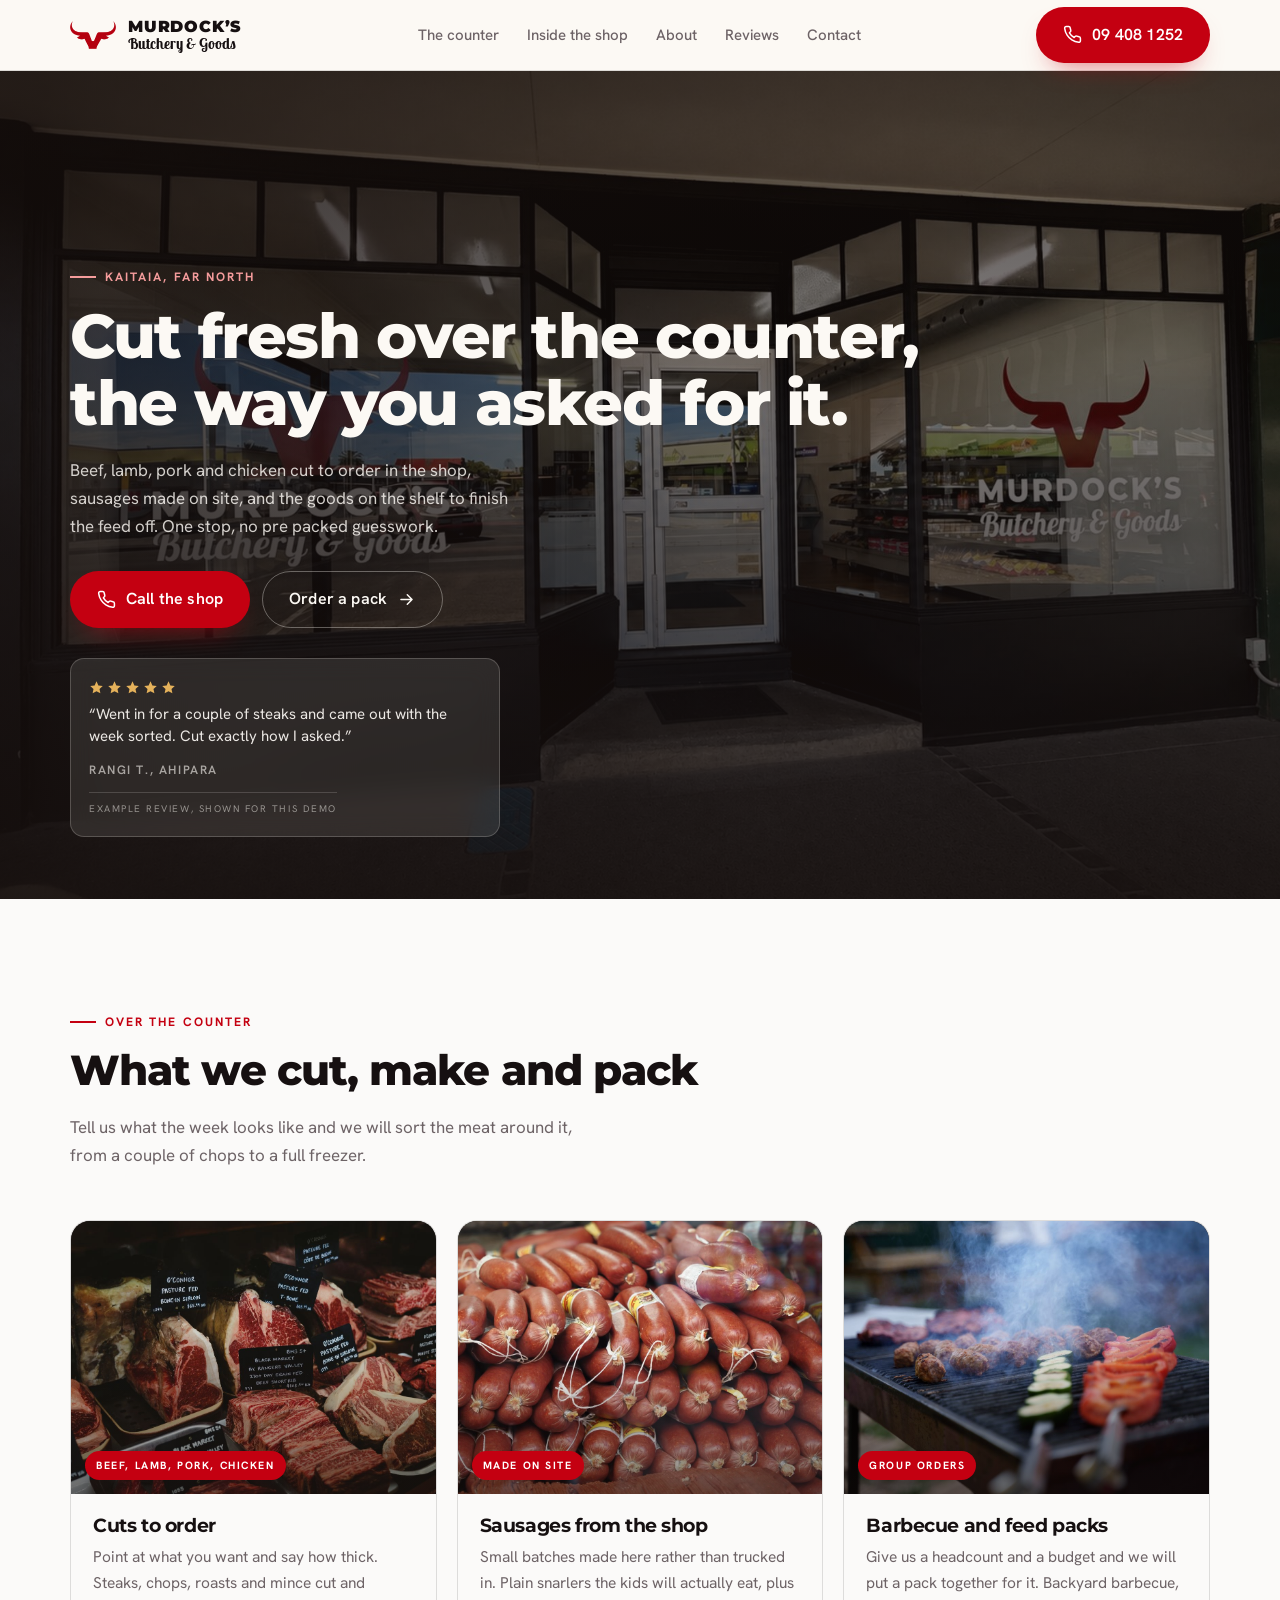
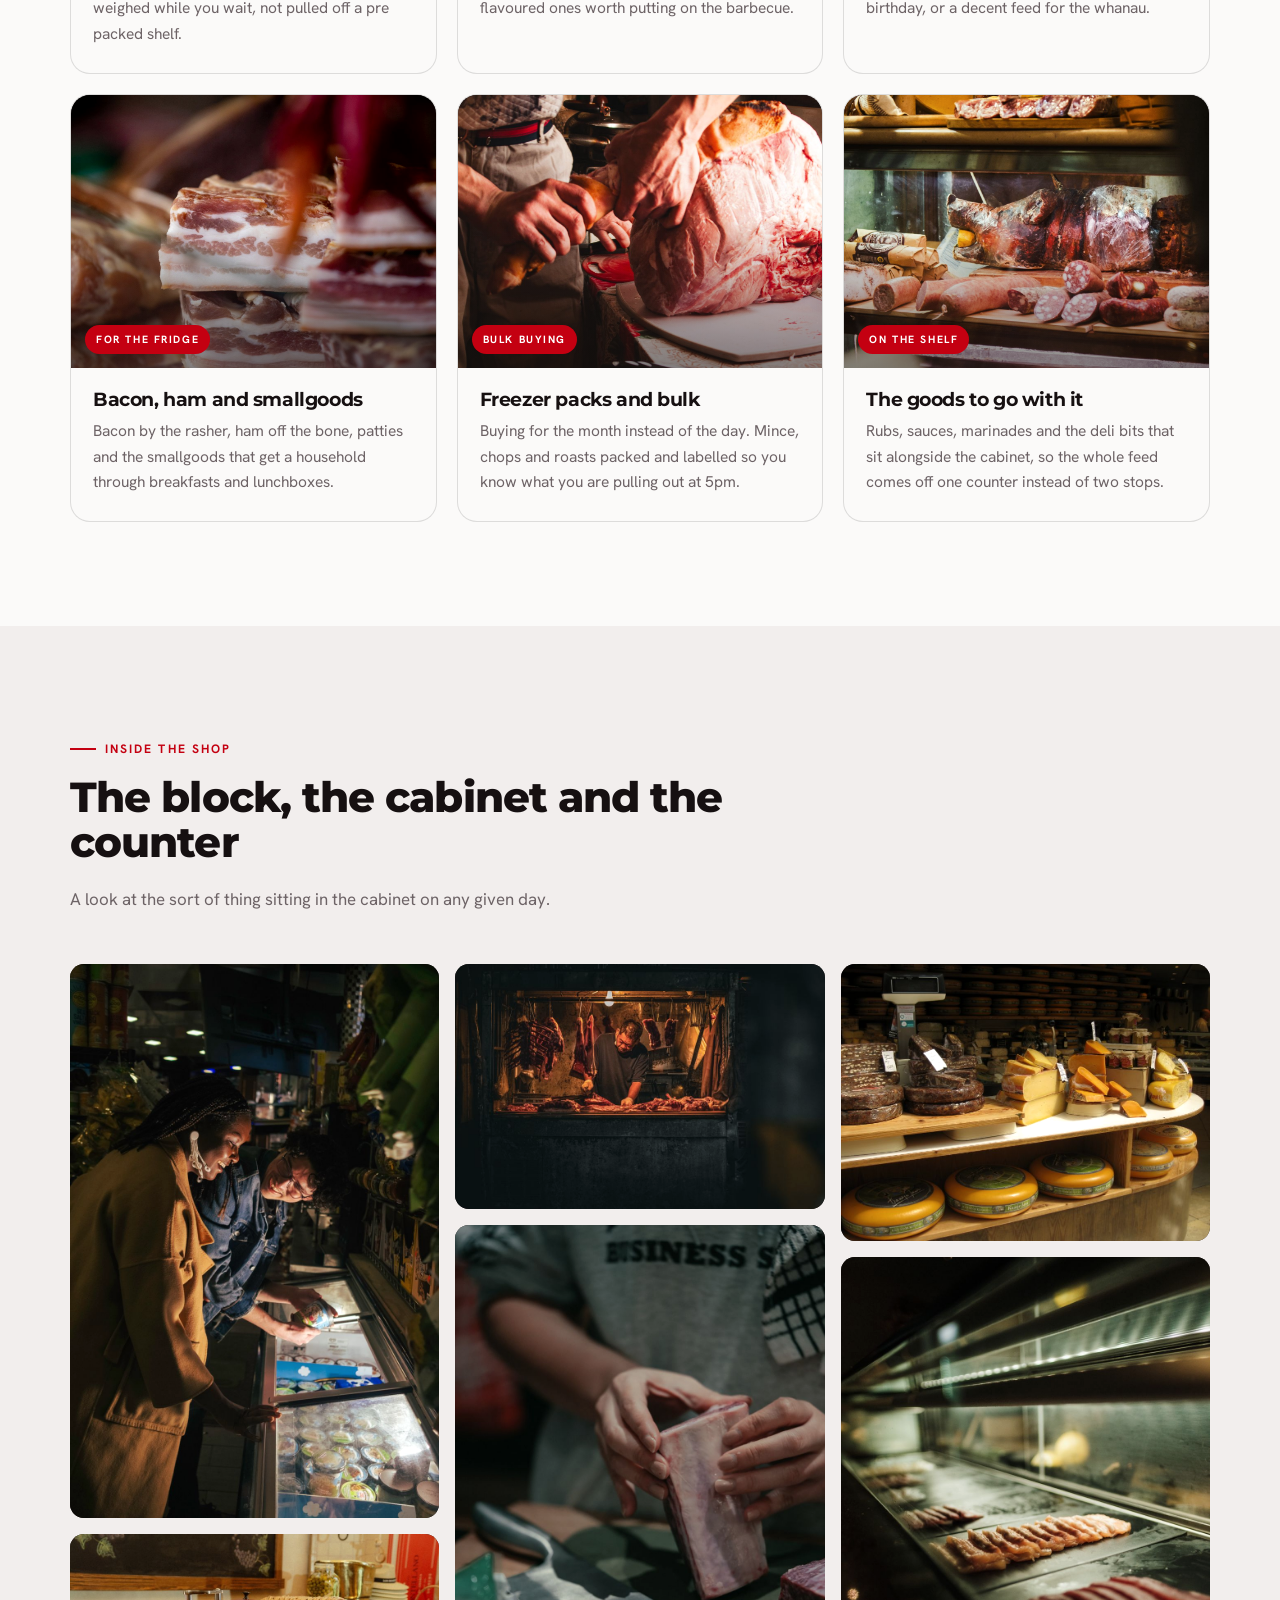
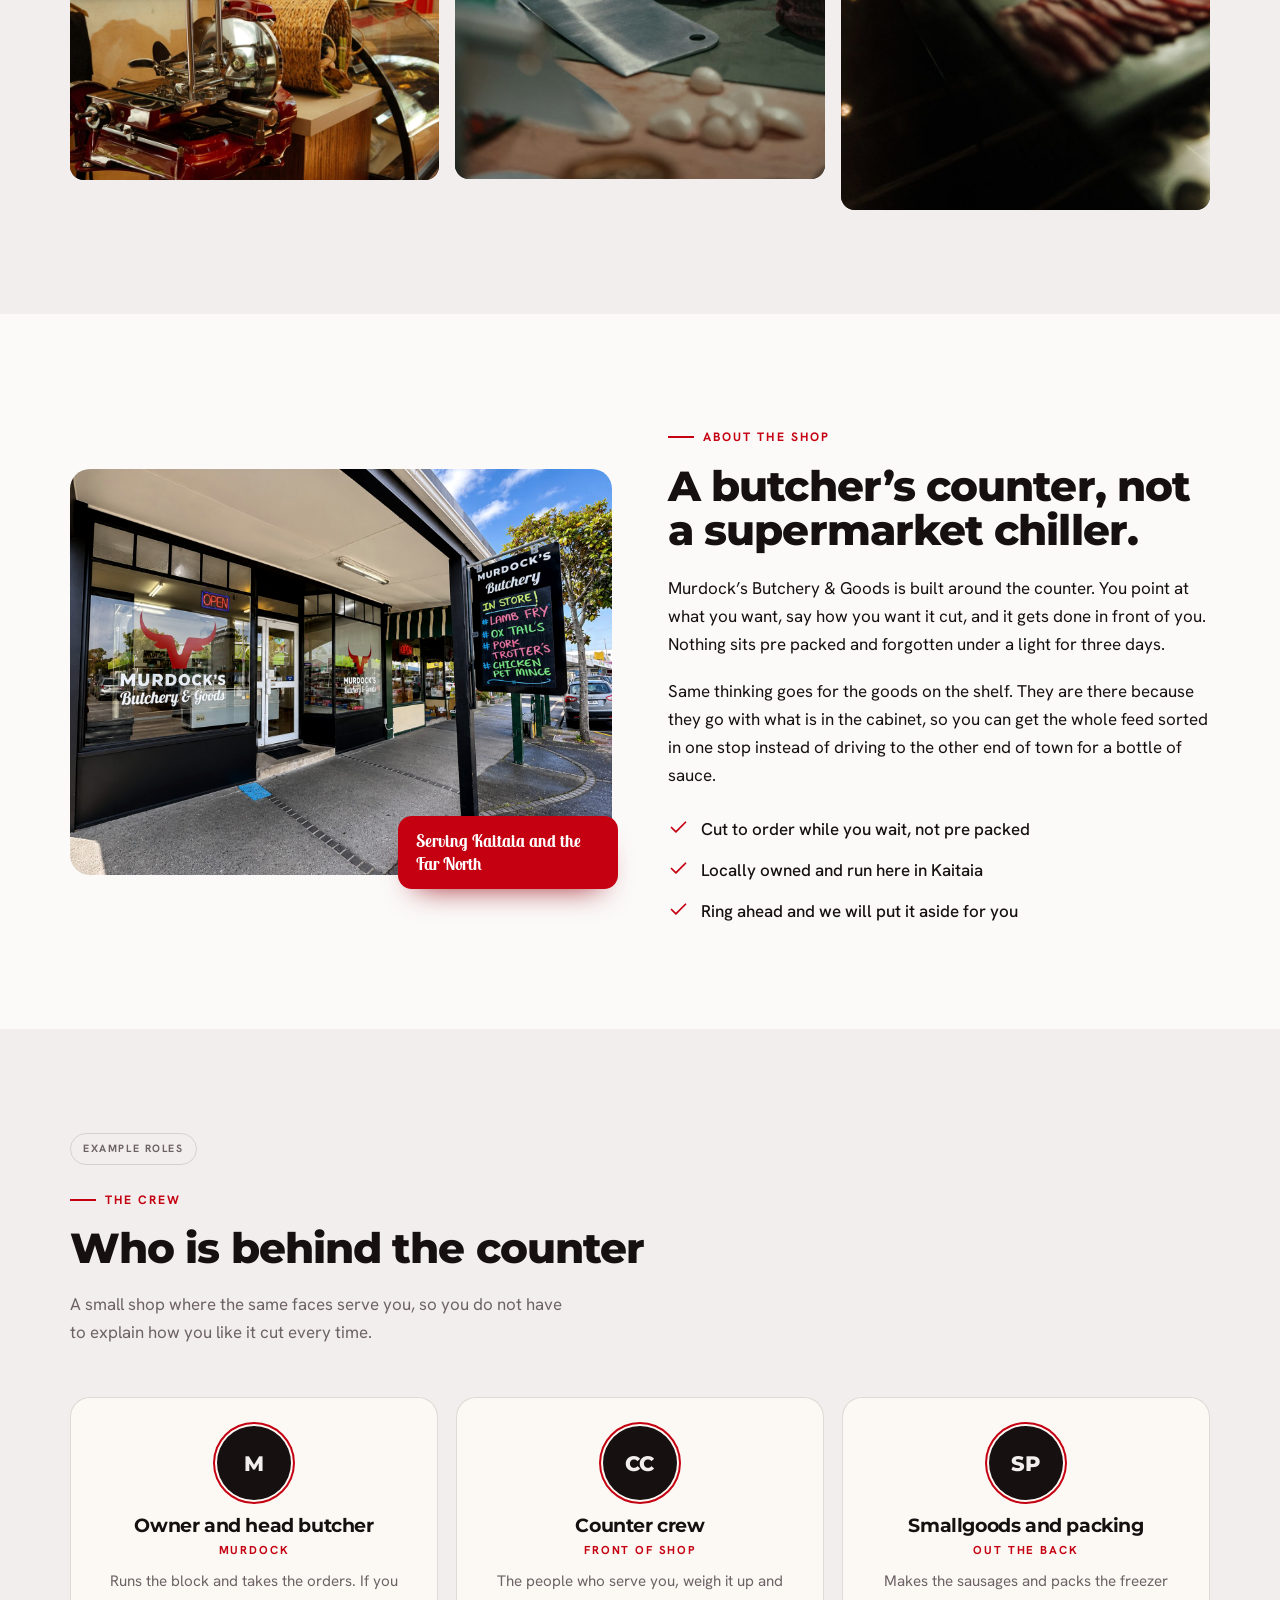
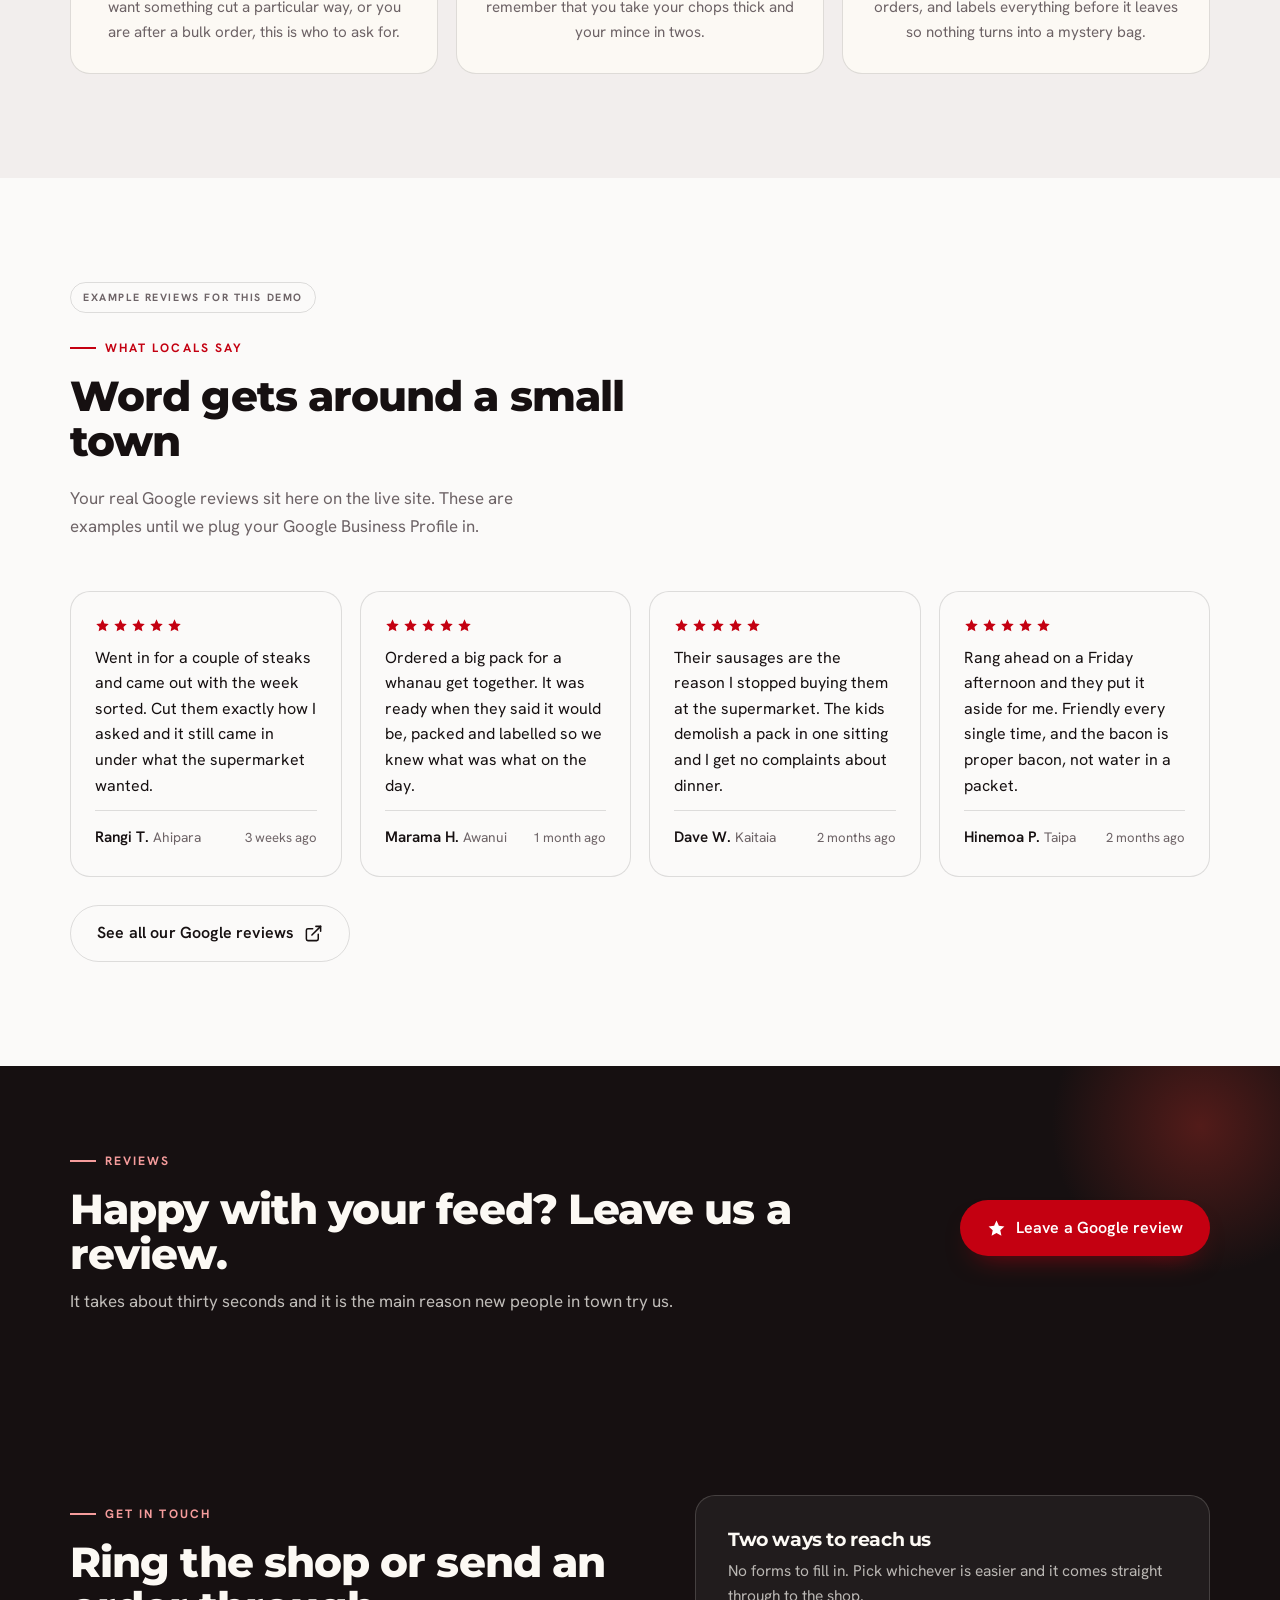
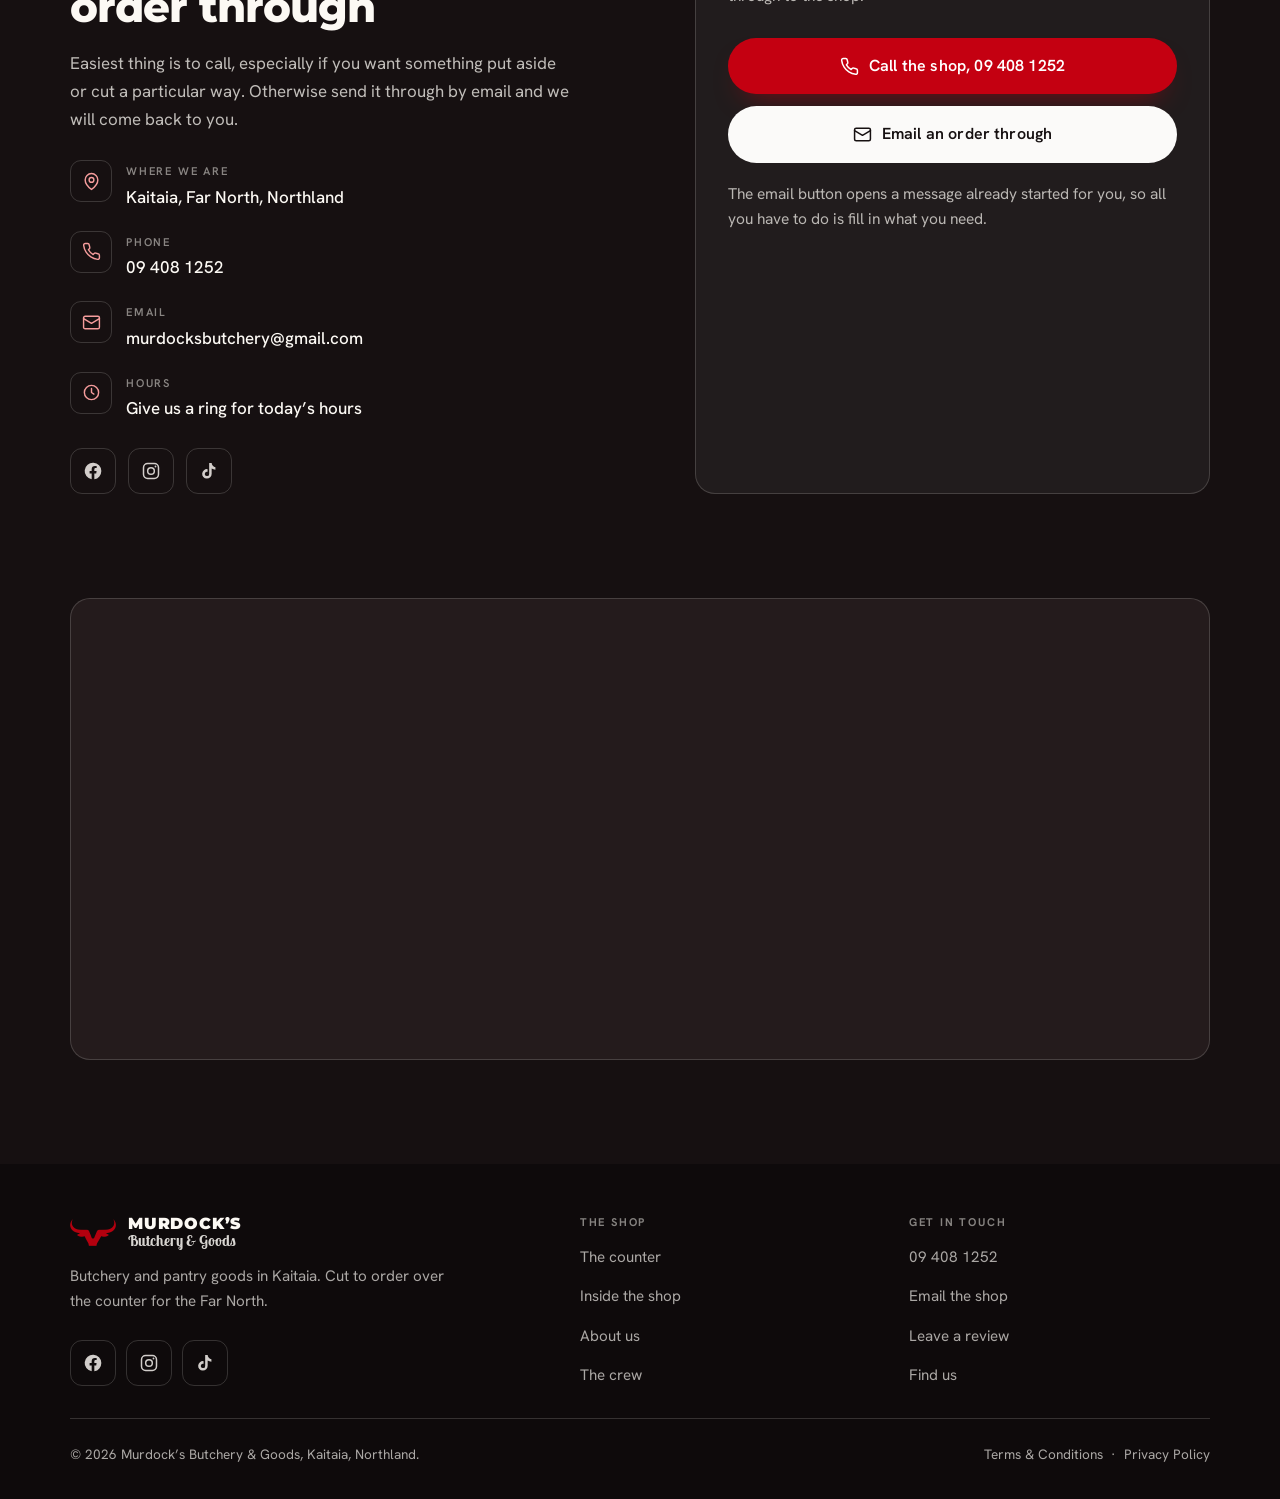
<file: index.html>
<!DOCTYPE html>
<html lang="en-NZ">
<head>
<meta charset="utf-8">
<meta name="viewport" content="width=device-width, initial-scale=1">
<title>Murdock&rsquo;s Butchery &amp; Goods | Butchery, Kaitaia</title>
<meta name="description" content="Murdock&rsquo;s Butchery &amp; Goods is a Kaitaia butchery cutting beef, lamb, pork and chicken to order over the counter, with sausages made in the shop, barbecue and freezer packs, and the pantry goods to go with them.">
<meta name="theme-color" content="#161011">
<link rel="icon" href="favicon.png" type="image/png">
<link rel="apple-touch-icon" href="apple-touch-icon.png">
<meta property="og:type" content="website">
<meta property="og:title" content="Murdock&rsquo;s Butchery &amp; Goods | Butchery, Kaitaia">
<meta property="og:description" content="Cut fresh over the counter in Kaitaia. Beef, lamb, pork and chicken, sausages made in the shop, barbecue and freezer packs.">
<meta property="og:image" content="og.jpg">
<meta name="twitter:card" content="summary_large_image">
<link rel="preconnect" href="https://fonts.googleapis.com">
<link rel="preconnect" href="https://fonts.gstatic.com" crossorigin>
<link href="https://fonts.googleapis.com/css2?family=Montserrat:wght@700;800;900&family=Lobster+Two:wght@700&family=Hanken+Grotesk:wght@400;500;600;700&display=swap" rel="stylesheet">
<link rel="stylesheet" href="style.css">
</head>
<body>

<!-- Opening animation -->
<div id="intro">
  <div class="intro-mark">
    <img class="intro-logo" src="img/logo-white.png" alt="Murdock&rsquo;s Butchery &amp; Goods logo" width="1200" height="742">
  </div>
</div>

<!-- Nav -->
<header class="nav">
  <div class="wrap nav-inner">
    <a class="brand" href="index.html">
      <img class="brand-bull" src="img/bull.png" alt="" width="733" height="432">
      <span class="brand-text">
        <span class="brand-name">Murdock&rsquo;s</span>
        <span class="brand-sub">Butchery &amp; Goods</span>
      </span>
    </a>

    <nav class="nav-links" aria-label="Main">
      <a href="#services">The counter</a>
      <a href="#shop">Inside the shop</a>
      <a href="#about">About</a>
      <a href="#reviews">Reviews</a>
      <a href="#contact">Contact</a>
    </nav>

    <div class="nav-actions">
      <a class="btn btn-primary nav-call" href="tel:+6494081252">
        <svg viewBox="0 0 24 24" fill="none" stroke="currentColor" stroke-width="1.9" stroke-linecap="round" stroke-linejoin="round" aria-hidden="true"><path d="M22 16.9v3a2 2 0 0 1-2.2 2 19.8 19.8 0 0 1-8.6-3.1 19.5 19.5 0 0 1-6-6A19.8 19.8 0 0 1 2.1 4.2 2 2 0 0 1 4.1 2h3a2 2 0 0 1 2 1.7c.1 1 .4 1.9.7 2.8a2 2 0 0 1-.5 2.1L8.1 9.8a16 16 0 0 0 6 6l1.2-1.2a2 2 0 0 1 2.1-.5c.9.3 1.8.6 2.8.7a2 2 0 0 1 1.8 2.1z"/></svg>
        09 408 1252
      </a>
      <a class="icon-btn solid nav-call-mobile" href="tel:+6494081252" aria-label="Call Murdock&rsquo;s Butchery and Goods">
        <svg viewBox="0 0 24 24" fill="none" stroke="currentColor" stroke-width="1.9" stroke-linecap="round" stroke-linejoin="round" aria-hidden="true"><path d="M22 16.9v3a2 2 0 0 1-2.2 2 19.8 19.8 0 0 1-8.6-3.1 19.5 19.5 0 0 1-6-6A19.8 19.8 0 0 1 2.1 4.2 2 2 0 0 1 4.1 2h3a2 2 0 0 1 2 1.7c.1 1 .4 1.9.7 2.8a2 2 0 0 1-.5 2.1L8.1 9.8a16 16 0 0 0 6 6l1.2-1.2a2 2 0 0 1 2.1-.5c.9.3 1.8.6 2.8.7a2 2 0 0 1 1.8 2.1z"/></svg>
      </a>
      <button class="icon-btn nav-burger" id="burger" aria-label="Open menu" aria-expanded="false" aria-controls="mobileMenu">
        <svg viewBox="0 0 24 24" fill="none" stroke="currentColor" stroke-width="1.9" stroke-linecap="round" aria-hidden="true"><path d="M4 7h16M4 12h16M4 17h16"/></svg>
      </button>
    </div>
  </div>

  <div class="mobile-menu" id="mobileMenu">
    <div class="wrap">
      <a href="#services">The counter</a>
      <a href="#shop">Inside the shop</a>
      <a href="#about">About</a>
      <a href="#crew">The crew</a>
      <a href="#reviews">Reviews</a>
      <a href="#contact">Contact</a>
      <a class="btn btn-primary btn-block" href="tel:+6494081252">
        <svg viewBox="0 0 24 24" fill="none" stroke="currentColor" stroke-width="1.9" stroke-linecap="round" stroke-linejoin="round" aria-hidden="true"><path d="M22 16.9v3a2 2 0 0 1-2.2 2 19.8 19.8 0 0 1-8.6-3.1 19.5 19.5 0 0 1-6-6A19.8 19.8 0 0 1 2.1 4.2 2 2 0 0 1 4.1 2h3a2 2 0 0 1 2 1.7c.1 1 .4 1.9.7 2.8a2 2 0 0 1-.5 2.1L8.1 9.8a16 16 0 0 0 6 6l1.2-1.2a2 2 0 0 1 2.1-.5c.9.3 1.8.6 2.8.7a2 2 0 0 1 1.8 2.1z"/></svg>
        Call the shop
      </a>
    </div>
  </div>
</header>

<!-- Hero -->
<section class="hero on-dark" id="top">
  <div class="hero-slides" id="heroSlides" aria-hidden="true">
    <div class="hero-slide active"><img src="img/storefront-front.jpg" alt="The black shopfront of Murdock&rsquo;s Butchery and Goods with the red bull logo on both windows" width="1600" height="1200" fetchpriority="high"></div>
    <div class="hero-slide"><img src="img/hero-1.jpg" alt="A butcher trimming short ribs on a wooden block" width="1900" height="2270" loading="lazy"></div>
    <div class="hero-slide"><img src="img/hero-2.jpg" alt="Sausages cooking over an open charcoal fire" width="1900" height="1267" loading="lazy"></div>
    <div class="hero-slide"><img src="img/hero-3.jpg" alt="A thick cut of beef seasoned with rock salt on a board" width="1900" height="1267" loading="lazy"></div>
  </div>
  <div class="hero-scrim"></div>

  <div class="wrap hero-inner">
    <div class="eyebrow hero-anim h1">Kaitaia, Far North</div>
    <h1 class="hero-anim h2">Cut fresh over the counter, the way you asked for it.</h1>
    <p class="hero-sub hero-anim h3">Beef, lamb, pork and chicken cut to order in the shop, sausages made on site, and the goods on the shelf to finish the feed off. One stop, no pre packed guesswork.</p>
    <div class="hero-cta hero-anim h4">
      <a class="btn btn-primary" href="tel:+6494081252">
        <svg viewBox="0 0 24 24" fill="none" stroke="currentColor" stroke-width="1.9" stroke-linecap="round" stroke-linejoin="round" aria-hidden="true"><path d="M22 16.9v3a2 2 0 0 1-2.2 2 19.8 19.8 0 0 1-8.6-3.1 19.5 19.5 0 0 1-6-6A19.8 19.8 0 0 1 2.1 4.2 2 2 0 0 1 4.1 2h3a2 2 0 0 1 2 1.7c.1 1 .4 1.9.7 2.8a2 2 0 0 1-.5 2.1L8.1 9.8a16 16 0 0 0 6 6l1.2-1.2a2 2 0 0 1 2.1-.5c.9.3 1.8.6 2.8.7a2 2 0 0 1 1.8 2.1z"/></svg>
        Call the shop
      </a>
      <a class="btn btn-ghost" href="#contact">
        Order a pack
        <svg viewBox="0 0 24 24" fill="none" stroke="currentColor" stroke-width="1.9" stroke-linecap="round" stroke-linejoin="round" aria-hidden="true"><path d="M5 12h14M13 6l6 6-6 6"/></svg>
      </a>
    </div>

    <div class="hero-quote hero-anim h5">
      <span class="stars" aria-hidden="true">
        <svg viewBox="0 0 24 24" fill="currentColor"><path d="m12 2 3 6.6 7 .8-5.2 4.8 1.4 7L12 17.8 5.8 21.2l1.4-7L2 9.4l7-.8z"/></svg>
        <svg viewBox="0 0 24 24" fill="currentColor"><path d="m12 2 3 6.6 7 .8-5.2 4.8 1.4 7L12 17.8 5.8 21.2l1.4-7L2 9.4l7-.8z"/></svg>
        <svg viewBox="0 0 24 24" fill="currentColor"><path d="m12 2 3 6.6 7 .8-5.2 4.8 1.4 7L12 17.8 5.8 21.2l1.4-7L2 9.4l7-.8z"/></svg>
        <svg viewBox="0 0 24 24" fill="currentColor"><path d="m12 2 3 6.6 7 .8-5.2 4.8 1.4 7L12 17.8 5.8 21.2l1.4-7L2 9.4l7-.8z"/></svg>
        <svg viewBox="0 0 24 24" fill="currentColor"><path d="m12 2 3 6.6 7 .8-5.2 4.8 1.4 7L12 17.8 5.8 21.2l1.4-7L2 9.4l7-.8z"/></svg>
      </span>
      <div class="hero-quote-body" id="heroQuotes"></div>
      <span class="hq-tag">Example review, shown for this demo</span>
    </div>
  </div>
</section>

<!-- Services -->
<section id="services">
  <div class="wrap">
    <div class="section-head reveal">
      <div class="eyebrow">Over the counter</div>
      <h2>What we cut, make and pack</h2>
      <p class="lede">Tell us what the week looks like and we will sort the meat around it, from a couple of chops to a full freezer.</p>
    </div>

    <div class="cards">
      <article class="card reveal">
        <div class="card-media">
          <img src="img/svc-cuts.jpg" alt="Beef cuts and steaks laid out with hand written labels in the display cabinet" width="1200" height="800" loading="lazy">
          <span class="card-tag">Beef, lamb, pork, chicken</span>
        </div>
        <div class="card-body">
          <h3>Cuts to order</h3>
          <p>Point at what you want and say how thick. Steaks, chops, roasts and mince cut and weighed while you wait, not pulled off a pre packed shelf.</p>
        </div>
      </article>

      <article class="card reveal d1">
        <div class="card-media">
          <img src="img/svc-sausages.jpg" alt="Rows of fresh sausages ready for the counter" width="1200" height="800" loading="lazy">
          <span class="card-tag">Made on site</span>
        </div>
        <div class="card-body">
          <h3>Sausages from the shop</h3>
          <p>Small batches made here rather than trucked in. Plain snarlers the kids will actually eat, plus flavoured ones worth putting on the barbecue.</p>
        </div>
      </article>

      <article class="card reveal d2">
        <div class="card-media">
          <img src="img/svc-bbq.jpg" alt="Meat and vegetables cooking on a barbecue grill" width="1200" height="800" loading="lazy">
          <span class="card-tag">Group orders</span>
        </div>
        <div class="card-body">
          <h3>Barbecue and feed packs</h3>
          <p>Give us a headcount and a budget and we will put a pack together for it. Backyard barbecue, birthday, or a decent feed for the whanau.</p>
        </div>
      </article>

      <article class="card reveal">
        <div class="card-media">
          <img src="img/svc-bacon.jpg" alt="Thick cut bacon rashers stacked on a board" width="1200" height="900" loading="lazy">
          <span class="card-tag">For the fridge</span>
        </div>
        <div class="card-body">
          <h3>Bacon, ham and smallgoods</h3>
          <p>Bacon by the rasher, ham off the bone, patties and the smallgoods that get a household through breakfasts and lunchboxes.</p>
        </div>
      </article>

      <article class="card reveal d1">
        <div class="card-media">
          <img src="img/svc-freezer.jpg" alt="A butcher breaking down a large cut of meat" width="1200" height="900" loading="lazy">
          <span class="card-tag">Bulk buying</span>
        </div>
        <div class="card-body">
          <h3>Freezer packs and bulk</h3>
          <p>Buying for the month instead of the day. Mince, chops and roasts packed and labelled so you know what you are pulling out at 5pm.</p>
        </div>
      </article>

      <article class="card reveal d2">
        <div class="card-media">
          <img src="img/svc-goods.jpg" alt="Deli goods and smallgoods on display in the shop" width="1200" height="900" loading="lazy">
          <span class="card-tag">On the shelf</span>
        </div>
        <div class="card-body">
          <h3>The goods to go with it</h3>
          <p>Rubs, sauces, marinades and the deli bits that sit alongside the cabinet, so the whole feed comes off one counter instead of two stops.</p>
        </div>
      </article>
    </div>
  </div>
</section>

<!-- Gallery -->
<section id="shop" class="bg-bone">
  <div class="wrap">
    <div class="section-head reveal">
      <div class="eyebrow">Inside the shop</div>
      <h2>The block, the cabinet and the counter</h2>
      <p class="lede">A look at the sort of thing sitting in the cabinet on any given day.</p>
    </div>

    <div class="gallery reveal d1">
      <figure><img src="img/gal-1.jpg" alt="Customers being served at the butchery counter" width="900" height="1350" loading="lazy"></figure>
      <figure><img src="img/gal-2.jpg" alt="A slicer on the bench in the shop" width="900" height="600" loading="lazy"></figure>
      <figure><img src="img/gal-3.jpg" alt="A butcher working at the block in the shop with cuts hanging behind" width="900" height="598" loading="lazy"></figure>
      <figure><img src="img/gal-4.jpg" alt="A butcher slicing bacon with a cleaver on a board" width="900" height="1350" loading="lazy"></figure>
      <figure><img src="img/gal-5.jpg" alt="Deli goods and cured meats on a shop display" width="900" height="675" loading="lazy"></figure>
      <figure><img src="img/gal-6.jpg" alt="Fresh cuts lined up in the chilled display cabinet" width="900" height="1350" loading="lazy"></figure>
    </div>
  </div>
</section>

<!-- About -->
<section id="about">
  <div class="wrap">
    <div class="split">
      <div class="about-media reveal">
        <img src="img/storefront-sign.jpg" alt="The Murdock&rsquo;s Butchery and Goods shopfront from the street, with the daily specials chalkboard out the front" width="1600" height="1200" loading="lazy">
        <div class="corner-tag">Serving Kaitaia and the Far North</div>
      </div>
      <div class="reveal d1">
        <div class="eyebrow">About the shop</div>
        <h2>A butcher&rsquo;s counter, not a supermarket chiller.</h2>
        <p>Murdock&rsquo;s Butchery &amp; Goods is built around the counter. You point at what you want, say how you want it cut, and it gets done in front of you. Nothing sits pre packed and forgotten under a light for three days.</p>
        <p>Same thinking goes for the goods on the shelf. They are there because they go with what is in the cabinet, so you can get the whole feed sorted in one stop instead of driving to the other end of town for a bottle of sauce.</p>
        <ul class="checklist">
          <li>
            <svg viewBox="0 0 24 24" fill="none" stroke="currentColor" stroke-width="2" stroke-linecap="round" stroke-linejoin="round" aria-hidden="true"><path d="M20 6 9 17l-5-5"/></svg>
            <span>Cut to order while you wait, not pre packed</span>
          </li>
          <li>
            <svg viewBox="0 0 24 24" fill="none" stroke="currentColor" stroke-width="2" stroke-linecap="round" stroke-linejoin="round" aria-hidden="true"><path d="M20 6 9 17l-5-5"/></svg>
            <span>Locally owned and run here in Kaitaia</span>
          </li>
          <li>
            <svg viewBox="0 0 24 24" fill="none" stroke="currentColor" stroke-width="2" stroke-linecap="round" stroke-linejoin="round" aria-hidden="true"><path d="M20 6 9 17l-5-5"/></svg>
            <span>Ring ahead and we will put it aside for you</span>
          </li>
        </ul>
      </div>
    </div>
  </div>
</section>

<!-- Crew -->
<section id="crew" class="bg-bone">
  <div class="wrap">
    <div class="section-head reveal">
      <span class="badge">Example roles</span>
      <div class="eyebrow">The crew</div>
      <h2>Who is behind the counter</h2>
      <p class="lede">A small shop where the same faces serve you, so you do not have to explain how you like it cut every time.</p>
    </div>

    <div class="crew">
      <article class="crew-card reveal">
        <div class="avatar" aria-hidden="true">M</div>
        <h3>Owner and head butcher</h3>
        <div class="crew-name">Murdock</div>
        <p>Runs the block and takes the orders. If you want something cut a particular way, or you are after a bulk order, this is who to ask for.</p>
      </article>
      <article class="crew-card reveal d1">
        <div class="avatar" aria-hidden="true">CC</div>
        <h3>Counter crew</h3>
        <div class="crew-name">Front of shop</div>
        <p>The people who serve you, weigh it up and remember that you take your chops thick and your mince in twos.</p>
      </article>
      <article class="crew-card reveal d2">
        <div class="avatar" aria-hidden="true">SP</div>
        <h3>Smallgoods and packing</h3>
        <div class="crew-name">Out the back</div>
        <p>Makes the sausages and packs the freezer orders, and labels everything before it leaves so nothing turns into a mystery bag.</p>
      </article>
    </div>
  </div>
</section>

<!-- Reviews -->
<section id="reviews">
  <div class="wrap">
    <div class="section-head reveal">
      <span class="badge">Example reviews for this demo</span>
      <div class="eyebrow">What locals say</div>
      <h2>Word gets around a small town</h2>
      <p class="lede">Your real Google reviews sit here on the live site. These are examples until we plug your Google Business Profile in.</p>
    </div>

    <div class="reviews" id="reviewCards"></div>

    <div class="reviews-actions reveal d2">
      <a class="btn btn-ghost" href="https://www.google.com/maps/search/?api=1&amp;query=Murdock%27s%20Butchery%20%26%20Goods%20Kaitaia" target="_blank" rel="noopener">
        See all our Google reviews
        <svg viewBox="0 0 24 24" fill="none" stroke="currentColor" stroke-width="1.9" stroke-linecap="round" stroke-linejoin="round" aria-hidden="true"><path d="M18 13v6a2 2 0 0 1-2 2H5a2 2 0 0 1-2-2V8a2 2 0 0 1 2-2h6"/><path d="M15 3h6v6"/><path d="M10 14 21 3"/></svg>
      </a>
    </div>
  </div>
</section>

<!-- Leave a review banner -->
<section class="banner on-dark">
  <div class="wrap banner-inner">
    <div class="reveal">
      <div class="eyebrow">Reviews</div>
      <h2>Happy with your feed? Leave us a review.</h2>
      <p>It takes about thirty seconds and it is the main reason new people in town try us.</p>
    </div>
    <div class="reveal d1">
      <a class="btn btn-primary" href="https://www.google.com/maps/search/?api=1&amp;query=Murdock%27s%20Butchery%20%26%20Goods%20Kaitaia" target="_blank" rel="noopener">
        <svg viewBox="0 0 24 24" fill="currentColor" aria-hidden="true"><path d="m12 2 3 6.6 7 .8-5.2 4.8 1.4 7L12 17.8 5.8 21.2l1.4-7L2 9.4l7-.8z"/></svg>
        Leave a Google review
      </a>
    </div>
  </div>
</section>

<!-- Contact -->
<section class="contact on-dark" id="contact">
  <div class="wrap">
    <div class="contact-grid">
      <div class="reveal">
        <div class="eyebrow">Get in touch</div>
        <h2>Ring the shop or send an order through</h2>
        <p class="lede">Easiest thing is to call, especially if you want something put aside or cut a particular way. Otherwise send it through by email and we will come back to you.</p>

        <ul class="info-rows">
          <li>
            <span class="info-icon">
              <svg viewBox="0 0 24 24" fill="none" stroke="currentColor" stroke-width="1.8" stroke-linecap="round" stroke-linejoin="round" aria-hidden="true"><path d="M20 10c0 6-8 12-8 12S4 16 4 10a8 8 0 0 1 16 0z"/><circle cx="12" cy="10" r="3"/></svg>
            </span>
            <span>
              <span class="info-label">Where we are</span>
              <span class="info-value">Kaitaia, Far North, Northland</span>
            </span>
          </li>
          <li>
            <span class="info-icon">
              <svg viewBox="0 0 24 24" fill="none" stroke="currentColor" stroke-width="1.8" stroke-linecap="round" stroke-linejoin="round" aria-hidden="true"><path d="M22 16.9v3a2 2 0 0 1-2.2 2 19.8 19.8 0 0 1-8.6-3.1 19.5 19.5 0 0 1-6-6A19.8 19.8 0 0 1 2.1 4.2 2 2 0 0 1 4.1 2h3a2 2 0 0 1 2 1.7c.1 1 .4 1.9.7 2.8a2 2 0 0 1-.5 2.1L8.1 9.8a16 16 0 0 0 6 6l1.2-1.2a2 2 0 0 1 2.1-.5c.9.3 1.8.6 2.8.7a2 2 0 0 1 1.8 2.1z"/></svg>
            </span>
            <span>
              <span class="info-label">Phone</span>
              <a class="info-value" href="tel:+6494081252">09 408 1252</a>
            </span>
          </li>
          <li>
            <span class="info-icon">
              <svg viewBox="0 0 24 24" fill="none" stroke="currentColor" stroke-width="1.8" stroke-linecap="round" stroke-linejoin="round" aria-hidden="true"><rect x="2" y="4" width="20" height="16" rx="2"/><path d="m2 7 10 6 10-6"/></svg>
            </span>
            <span>
              <span class="info-label">Email</span>
              <span class="info-value" data-email-text data-user="murdocksbutchery" data-domain="gmail.com"></span>
            </span>
          </li>
          <li>
            <span class="info-icon">
              <svg viewBox="0 0 24 24" fill="none" stroke="currentColor" stroke-width="1.8" stroke-linecap="round" stroke-linejoin="round" aria-hidden="true"><circle cx="12" cy="12" r="9"/><path d="M12 7v5l3 2"/></svg>
            </span>
            <span>
              <span class="info-label">Hours</span>
              <span class="info-value">Give us a ring for today&rsquo;s hours</span>
            </span>
          </li>
        </ul>

        <div class="socials">
          <a class="social" href="https://www.facebook.com/search/top?q=Murdock%27s%20Butchery%20%26%20Goods%20Kaitaia" target="_blank" rel="noopener" aria-label="Find Murdock&rsquo;s Butchery and Goods on Facebook">
            <svg viewBox="0 0 24 24" fill="currentColor" aria-hidden="true"><path d="M22 12a10 10 0 1 0-11.6 9.9v-7H7.9V12h2.5V9.8c0-2.5 1.5-3.9 3.8-3.9 1.1 0 2.2.2 2.2.2v2.4h-1.2c-1.2 0-1.6.8-1.6 1.6V12h2.7l-.4 2.9h-2.3v7A10 10 0 0 0 22 12z"/></svg>
          </a>
          <a class="social" href="https://www.instagram.com/explore/search/keyword/?q=Murdocks%20Butchery%20Kaitaia" target="_blank" rel="noopener" aria-label="Find Murdock&rsquo;s Butchery and Goods on Instagram">
            <svg viewBox="0 0 24 24" fill="none" stroke="currentColor" stroke-width="1.8" aria-hidden="true"><rect x="3" y="3" width="18" height="18" rx="5"/><circle cx="12" cy="12" r="4"/><circle cx="17.4" cy="6.6" r="1.1" fill="currentColor" stroke="none"/></svg>
          </a>
          <a class="social" href="https://www.tiktok.com/search?q=Murdocks%20Butchery%20Kaitaia" target="_blank" rel="noopener" aria-label="Find Murdock&rsquo;s Butchery and Goods on TikTok">
            <svg viewBox="0 0 24 24" fill="currentColor" aria-hidden="true"><path d="M16.6 5.8a5 5 0 0 1-1.4-3.3h-3v13a2.6 2.6 0 1 1-1.9-2.5V9.8a5.7 5.7 0 1 0 4.9 5.6V9.1a8 8 0 0 0 4.5 1.4V7.4a4.9 4.9 0 0 1-3.1-1.6z"/></svg>
          </a>
        </div>
      </div>

      <div class="contact-panel reveal d1">
        <h3>Two ways to reach us</h3>
        <p>No forms to fill in. Pick whichever is easier and it comes straight through to the shop.</p>
        <a class="btn btn-primary btn-block" href="tel:+6494081252">
          <svg viewBox="0 0 24 24" fill="none" stroke="currentColor" stroke-width="1.9" stroke-linecap="round" stroke-linejoin="round" aria-hidden="true"><path d="M22 16.9v3a2 2 0 0 1-2.2 2 19.8 19.8 0 0 1-8.6-3.1 19.5 19.5 0 0 1-6-6A19.8 19.8 0 0 1 2.1 4.2 2 2 0 0 1 4.1 2h3a2 2 0 0 1 2 1.7c.1 1 .4 1.9.7 2.8a2 2 0 0 1-.5 2.1L8.1 9.8a16 16 0 0 0 6 6l1.2-1.2a2 2 0 0 1 2.1-.5c.9.3 1.8.6 2.8.7a2 2 0 0 1 1.8 2.1z"/></svg>
          Call the shop, 09 408 1252
        </a>
        <a class="btn btn-light btn-block" href="#" data-gmail data-user="murdocksbutchery" data-domain="gmail.com" data-su="Order%20for%20Murdock%27s%20Butchery%20%26%20Goods" data-body="Kia%20ora%20Murdock%2C%0A%0AI%27d%20like%20to%20put%20an%20order%20in.%0A%0AWhat%20I%20need%3A%0AHow%20many%20people%20it%20is%20for%3A%0AWhen%20I%27d%20like%20to%20pick%20it%20up%3A%0A%0AName%3A%0APhone%3A%0A%0AThanks%2C">
          <svg viewBox="0 0 24 24" fill="none" stroke="currentColor" stroke-width="1.9" stroke-linecap="round" stroke-linejoin="round" aria-hidden="true"><rect x="2" y="4" width="20" height="16" rx="2"/><path d="m2 7 10 6 10-6"/></svg>
          Email an order through
        </a>
        <p class="panel-note">The email button opens a message already started for you, so all you have to do is fill in what you need.</p>
      </div>
    </div>
  </div>
</section>

<!-- Map -->
<section class="map-section">
  <div class="wrap">
    <div class="map-frame reveal">
      <iframe
        title="Map showing Murdock&rsquo;s Butchery &amp; Goods in Kaitaia, Northland"
        src="https://www.google.com/maps?q=Murdock%27s%20Butchery%20%26%20Goods%2C%20Kaitaia%2C%20Northland%2C%20New%20Zealand&output=embed"
        loading="lazy"
        referrerpolicy="no-referrer-when-downgrade"
        allowfullscreen></iframe>
    </div>
  </div>
</section>

<!-- Footer -->
<footer class="footer">
  <div class="wrap">
    <div class="footer-top">
      <div>
        <a class="brand" href="index.html">
          <img class="brand-bull" src="img/bull.png" alt="" width="733" height="432">
          <span class="brand-text">
            <span class="brand-name">Murdock&rsquo;s</span>
            <span class="brand-sub">Butchery &amp; Goods</span>
          </span>
        </a>
        <p class="footer-blurb">Butchery and pantry goods in Kaitaia. Cut to order over the counter for the Far North.</p>
        <div class="footer-socials socials">
          <a class="social" href="https://www.facebook.com/search/top?q=Murdock%27s%20Butchery%20%26%20Goods%20Kaitaia" target="_blank" rel="noopener" aria-label="Find us on Facebook">
            <svg viewBox="0 0 24 24" fill="currentColor" aria-hidden="true"><path d="M22 12a10 10 0 1 0-11.6 9.9v-7H7.9V12h2.5V9.8c0-2.5 1.5-3.9 3.8-3.9 1.1 0 2.2.2 2.2.2v2.4h-1.2c-1.2 0-1.6.8-1.6 1.6V12h2.7l-.4 2.9h-2.3v7A10 10 0 0 0 22 12z"/></svg>
          </a>
          <a class="social" href="https://www.instagram.com/explore/search/keyword/?q=Murdocks%20Butchery%20Kaitaia" target="_blank" rel="noopener" aria-label="Find us on Instagram">
            <svg viewBox="0 0 24 24" fill="none" stroke="currentColor" stroke-width="1.8" aria-hidden="true"><rect x="3" y="3" width="18" height="18" rx="5"/><circle cx="12" cy="12" r="4"/><circle cx="17.4" cy="6.6" r="1.1" fill="currentColor" stroke="none"/></svg>
          </a>
          <a class="social" href="https://www.tiktok.com/search?q=Murdocks%20Butchery%20Kaitaia" target="_blank" rel="noopener" aria-label="Find us on TikTok">
            <svg viewBox="0 0 24 24" fill="currentColor" aria-hidden="true"><path d="M16.6 5.8a5 5 0 0 1-1.4-3.3h-3v13a2.6 2.6 0 1 1-1.9-2.5V9.8a5.7 5.7 0 1 0 4.9 5.6V9.1a8 8 0 0 0 4.5 1.4V7.4a4.9 4.9 0 0 1-3.1-1.6z"/></svg>
          </a>
        </div>
      </div>

      <div class="footer-col">
        <h4>The shop</h4>
        <ul>
          <li><a href="#services">The counter</a></li>
          <li><a href="#shop">Inside the shop</a></li>
          <li><a href="#about">About us</a></li>
          <li><a href="#crew">The crew</a></li>
        </ul>
      </div>

      <div class="footer-col">
        <h4>Get in touch</h4>
        <ul>
          <li><a href="tel:+6494081252">09 408 1252</a></li>
          <li><a href="#" data-gmail data-user="murdocksbutchery" data-domain="gmail.com" data-su="Enquiry%20for%20Murdock%27s%20Butchery%20%26%20Goods">Email the shop</a></li>
          <li><a href="https://www.google.com/maps/search/?api=1&amp;query=Murdock%27s%20Butchery%20%26%20Goods%20Kaitaia" target="_blank" rel="noopener">Leave a review</a></li>
          <li><a href="#contact">Find us</a></li>
        </ul>
      </div>
    </div>

    <div class="footer-bottom">
      <span>&copy; <span id="year">2026</span> Murdock&rsquo;s Butchery &amp; Goods, Kaitaia, Northland.</span>
      <span><a href="terms.html">Terms &amp; Conditions</a> &nbsp;&middot;&nbsp; <a href="privacy.html">Privacy Policy</a></span>
    </div>
  </div>
</footer>

<script src="script.js"></script>
</body>
</html>
</file>
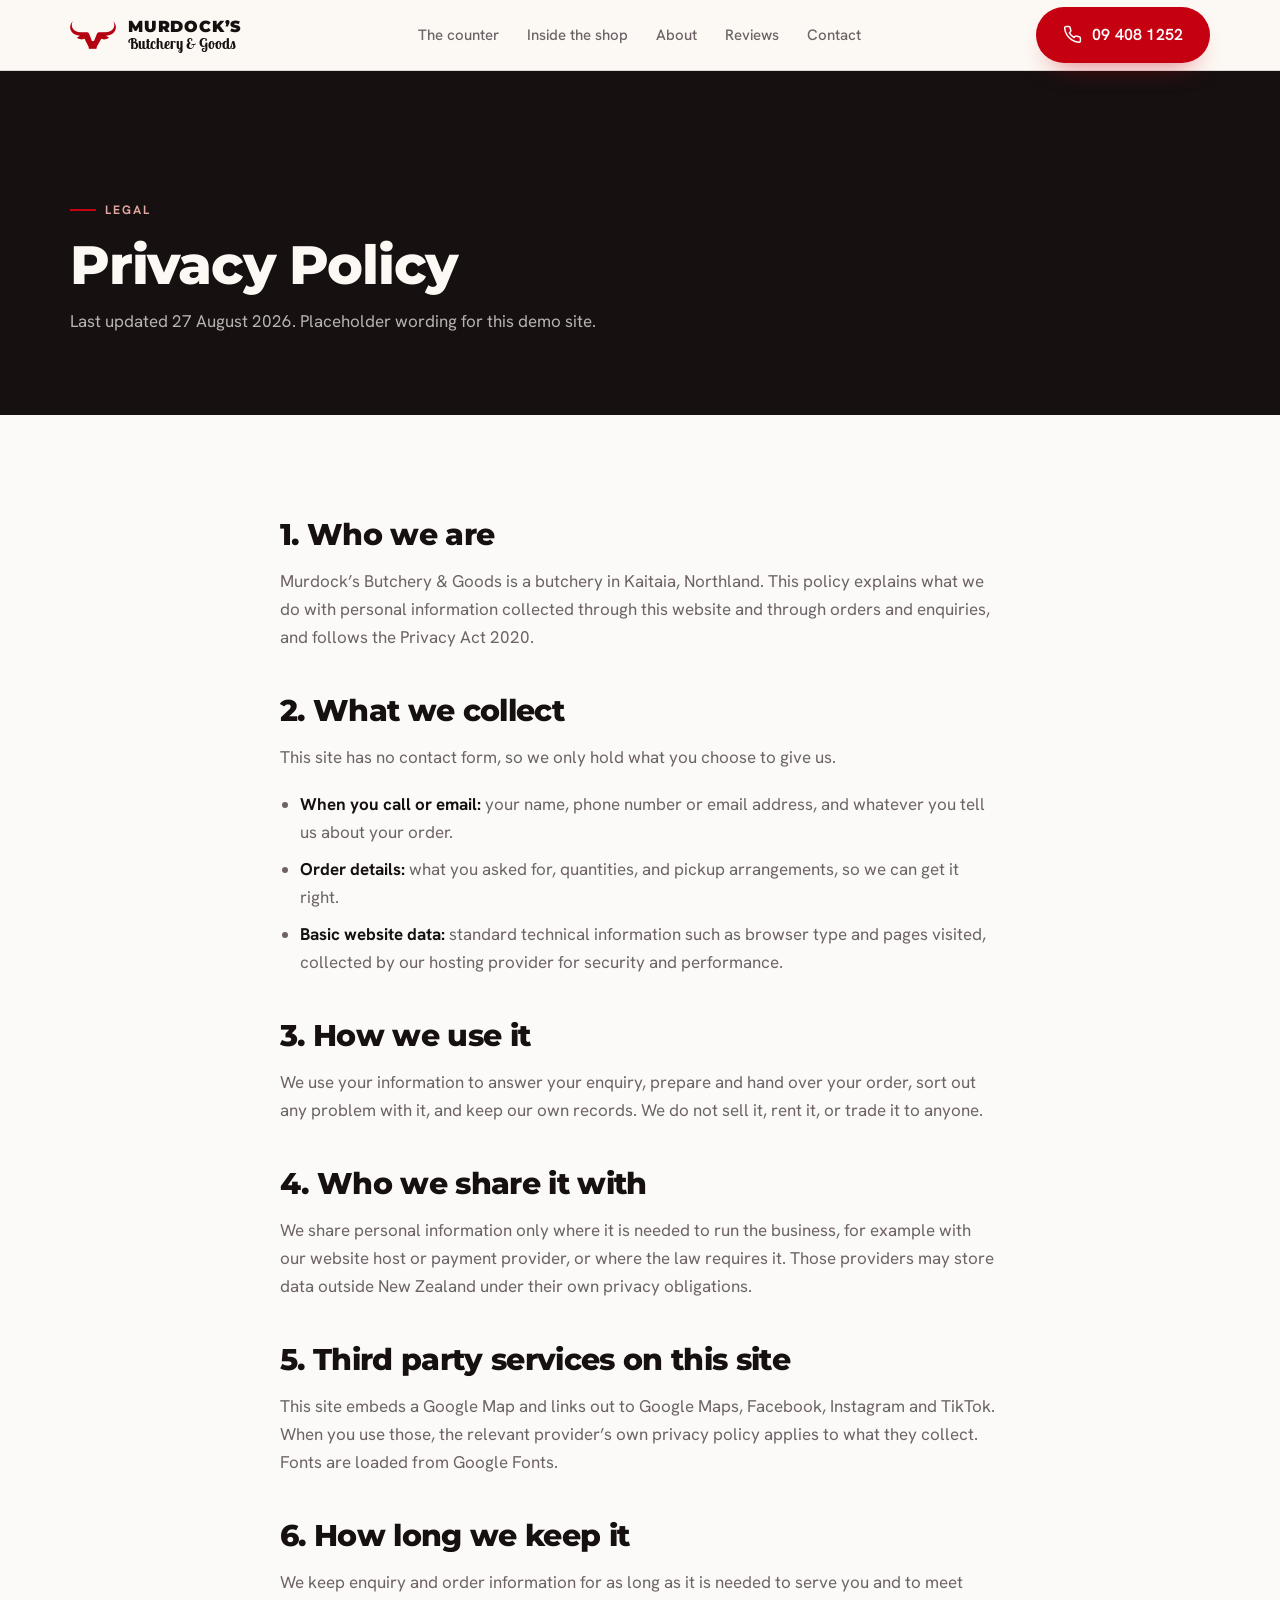
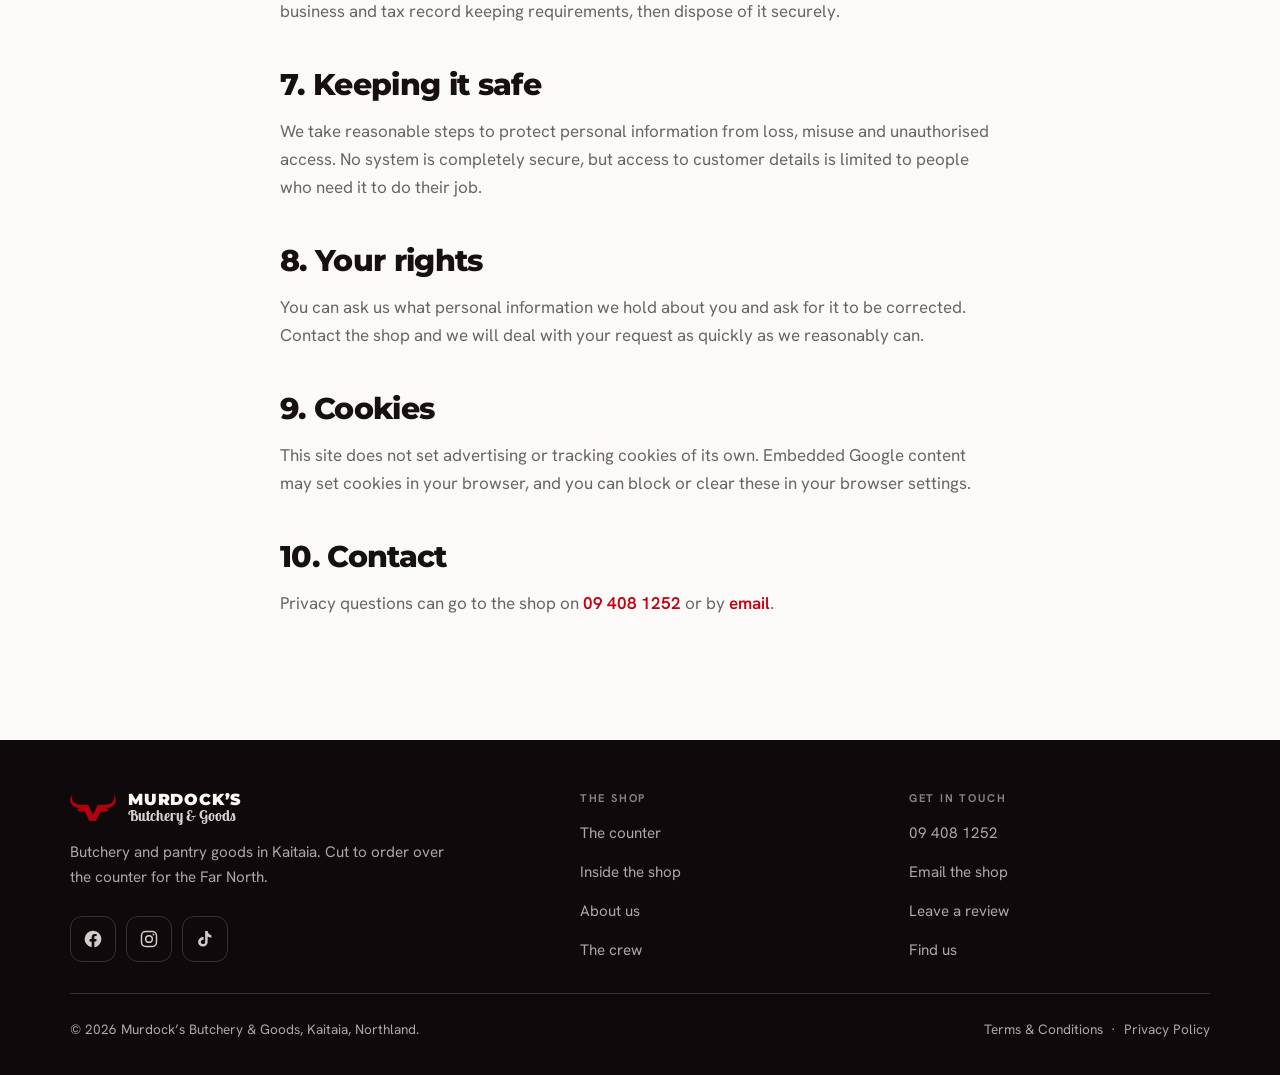
<file: privacy.html>
<!DOCTYPE html>
<html lang="en-NZ">
<head>
<meta charset="utf-8">
<meta name="viewport" content="width=device-width, initial-scale=1">
<title>Privacy Policy | Murdock&rsquo;s Butchery &amp; Goods</title>
<meta name="description" content="Privacy policy for Murdock&rsquo;s Butchery &amp; Goods, Kaitaia, Northland.">
<meta name="theme-color" content="#161011">
<link rel="icon" href="favicon.png" type="image/png">
<link rel="apple-touch-icon" href="apple-touch-icon.png">
<link rel="preconnect" href="https://fonts.googleapis.com">
<link rel="preconnect" href="https://fonts.gstatic.com" crossorigin>
<link href="https://fonts.googleapis.com/css2?family=Montserrat:wght@700;800;900&family=Lobster+Two:wght@700&family=Hanken+Grotesk:wght@400;500;600;700&display=swap" rel="stylesheet">
<link rel="stylesheet" href="style.css">
</head>
<body>

<header class="nav">
  <div class="wrap nav-inner">
    <a class="brand" href="index.html">
      <img class="brand-bull" src="img/bull.png" alt="" width="733" height="432">
      <span class="brand-text">
        <span class="brand-name">Murdock&rsquo;s</span>
        <span class="brand-sub">Butchery &amp; Goods</span>
      </span>
    </a>

    <nav class="nav-links" aria-label="Main">
      <a href="index.html#services">The counter</a>
      <a href="index.html#shop">Inside the shop</a>
      <a href="index.html#about">About</a>
      <a href="index.html#reviews">Reviews</a>
      <a href="index.html#contact">Contact</a>
    </nav>

    <div class="nav-actions">
      <a class="btn btn-primary nav-call" href="tel:+6494081252">
        <svg viewBox="0 0 24 24" fill="none" stroke="currentColor" stroke-width="1.9" stroke-linecap="round" stroke-linejoin="round" aria-hidden="true"><path d="M22 16.9v3a2 2 0 0 1-2.2 2 19.8 19.8 0 0 1-8.6-3.1 19.5 19.5 0 0 1-6-6A19.8 19.8 0 0 1 2.1 4.2 2 2 0 0 1 4.1 2h3a2 2 0 0 1 2 1.7c.1 1 .4 1.9.7 2.8a2 2 0 0 1-.5 2.1L8.1 9.8a16 16 0 0 0 6 6l1.2-1.2a2 2 0 0 1 2.1-.5c.9.3 1.8.6 2.8.7a2 2 0 0 1 1.8 2.1z"/></svg>
        09 408 1252
      </a>
      <a class="icon-btn solid nav-call-mobile" href="tel:+6494081252" aria-label="Call Murdock&rsquo;s Butchery and Goods">
        <svg viewBox="0 0 24 24" fill="none" stroke="currentColor" stroke-width="1.9" stroke-linecap="round" stroke-linejoin="round" aria-hidden="true"><path d="M22 16.9v3a2 2 0 0 1-2.2 2 19.8 19.8 0 0 1-8.6-3.1 19.5 19.5 0 0 1-6-6A19.8 19.8 0 0 1 2.1 4.2 2 2 0 0 1 4.1 2h3a2 2 0 0 1 2 1.7c.1 1 .4 1.9.7 2.8a2 2 0 0 1-.5 2.1L8.1 9.8a16 16 0 0 0 6 6l1.2-1.2a2 2 0 0 1 2.1-.5c.9.3 1.8.6 2.8.7a2 2 0 0 1 1.8 2.1z"/></svg>
      </a>
      <button class="icon-btn nav-burger" id="burger" aria-label="Open menu" aria-expanded="false" aria-controls="mobileMenu">
        <svg viewBox="0 0 24 24" fill="none" stroke="currentColor" stroke-width="1.9" stroke-linecap="round" aria-hidden="true"><path d="M4 7h16M4 12h16M4 17h16"/></svg>
      </button>
    </div>
  </div>

  <div class="mobile-menu" id="mobileMenu">
    <div class="wrap">
      <a href="index.html#services">The counter</a>
      <a href="index.html#shop">Inside the shop</a>
      <a href="index.html#about">About</a>
      <a href="index.html#reviews">Reviews</a>
      <a href="index.html#contact">Contact</a>
      <a class="btn btn-primary btn-block" href="tel:+6494081252">Call the shop</a>
    </div>
  </div>
</header>

<section class="page-head">
  <div class="wrap">
    <div class="eyebrow on-dark" style="color:#E2A6A0">Legal</div>
    <h1>Privacy Policy</h1>
    <p>Last updated 27 August 2026. Placeholder wording for this demo site.</p>
  </div>
</section>

<section>
  <div class="wrap prose">
    <h2>1. Who we are</h2>
    <p>Murdock&rsquo;s Butchery &amp; Goods is a butchery in Kaitaia, Northland. This policy explains what we do with personal information collected through this website and through orders and enquiries, and follows the Privacy Act 2020.</p>

    <h2>2. What we collect</h2>
    <p>This site has no contact form, so we only hold what you choose to give us.</p>
    <ul>
      <li><strong>When you call or email:</strong> your name, phone number or email address, and whatever you tell us about your order.</li>
      <li><strong>Order details:</strong> what you asked for, quantities, and pickup arrangements, so we can get it right.</li>
      <li><strong>Basic website data:</strong> standard technical information such as browser type and pages visited, collected by our hosting provider for security and performance.</li>
    </ul>

    <h2>3. How we use it</h2>
    <p>We use your information to answer your enquiry, prepare and hand over your order, sort out any problem with it, and keep our own records. We do not sell it, rent it, or trade it to anyone.</p>

    <h2>4. Who we share it with</h2>
    <p>We share personal information only where it is needed to run the business, for example with our website host or payment provider, or where the law requires it. Those providers may store data outside New Zealand under their own privacy obligations.</p>

    <h2>5. Third party services on this site</h2>
    <p>This site embeds a Google Map and links out to Google Maps, Facebook, Instagram and TikTok. When you use those, the relevant provider&rsquo;s own privacy policy applies to what they collect. Fonts are loaded from Google Fonts.</p>

    <h2>6. How long we keep it</h2>
    <p>We keep enquiry and order information for as long as it is needed to serve you and to meet business and tax record keeping requirements, then dispose of it securely.</p>

    <h2>7. Keeping it safe</h2>
    <p>We take reasonable steps to protect personal information from loss, misuse and unauthorised access. No system is completely secure, but access to customer details is limited to people who need it to do their job.</p>

    <h2>8. Your rights</h2>
    <p>You can ask us what personal information we hold about you and ask for it to be corrected. Contact the shop and we will deal with your request as quickly as we reasonably can.</p>

    <h2>9. Cookies</h2>
    <p>This site does not set advertising or tracking cookies of its own. Embedded Google content may set cookies in your browser, and you can block or clear these in your browser settings.</p>

    <h2>10. Contact</h2>
    <p>Privacy questions can go to the shop on <a href="tel:+6494081252" style="color:var(--accent);font-weight:600">09 408 1252</a> or by <a href="#" data-gmail data-user="murdocksbutchery" data-domain="gmail.com" data-su="Privacy%20question" style="color:var(--accent);font-weight:600">email</a>.</p>
  </div>
</section>

<footer class="footer">
  <div class="wrap">
    <div class="footer-top">
      <div>
        <a class="brand" href="index.html">
          <img class="brand-bull" src="img/bull.png" alt="" width="733" height="432">
          <span class="brand-text">
            <span class="brand-name">Murdock&rsquo;s</span>
            <span class="brand-sub">Butchery &amp; Goods</span>
          </span>
        </a>
        <p class="footer-blurb">Butchery and pantry goods in Kaitaia. Cut to order over the counter for the Far North.</p>
        <div class="footer-socials socials">
          <a class="social" href="https://www.facebook.com/search/top?q=Murdock%27s%20Butchery%20%26%20Goods%20Kaitaia" target="_blank" rel="noopener" aria-label="Find us on Facebook">
            <svg viewBox="0 0 24 24" fill="currentColor" aria-hidden="true"><path d="M22 12a10 10 0 1 0-11.6 9.9v-7H7.9V12h2.5V9.8c0-2.5 1.5-3.9 3.8-3.9 1.1 0 2.2.2 2.2.2v2.4h-1.2c-1.2 0-1.6.8-1.6 1.6V12h2.7l-.4 2.9h-2.3v7A10 10 0 0 0 22 12z"/></svg>
          </a>
          <a class="social" href="https://www.instagram.com/explore/search/keyword/?q=Murdocks%20Butchery%20Kaitaia" target="_blank" rel="noopener" aria-label="Find us on Instagram">
            <svg viewBox="0 0 24 24" fill="none" stroke="currentColor" stroke-width="1.8" aria-hidden="true"><rect x="3" y="3" width="18" height="18" rx="5"/><circle cx="12" cy="12" r="4"/><circle cx="17.4" cy="6.6" r="1.1" fill="currentColor" stroke="none"/></svg>
          </a>
          <a class="social" href="https://www.tiktok.com/search?q=Murdocks%20Butchery%20Kaitaia" target="_blank" rel="noopener" aria-label="Find us on TikTok">
            <svg viewBox="0 0 24 24" fill="currentColor" aria-hidden="true"><path d="M16.6 5.8a5 5 0 0 1-1.4-3.3h-3v13a2.6 2.6 0 1 1-1.9-2.5V9.8a5.7 5.7 0 1 0 4.9 5.6V9.1a8 8 0 0 0 4.5 1.4V7.4a4.9 4.9 0 0 1-3.1-1.6z"/></svg>
          </a>
        </div>
      </div>

      <div class="footer-col">
        <h4>The shop</h4>
        <ul>
          <li><a href="index.html#services">The counter</a></li>
          <li><a href="index.html#shop">Inside the shop</a></li>
          <li><a href="index.html#about">About us</a></li>
          <li><a href="index.html#crew">The crew</a></li>
        </ul>
      </div>

      <div class="footer-col">
        <h4>Get in touch</h4>
        <ul>
          <li><a href="tel:+6494081252">09 408 1252</a></li>
          <li><a href="#" data-gmail data-user="murdocksbutchery" data-domain="gmail.com" data-su="Enquiry%20for%20Murdock%27s%20Butchery%20%26%20Goods">Email the shop</a></li>
          <li><a href="https://www.google.com/maps/search/?api=1&amp;query=Murdock%27s%20Butchery%20%26%20Goods%20Kaitaia" target="_blank" rel="noopener">Leave a review</a></li>
          <li><a href="index.html#contact">Find us</a></li>
        </ul>
      </div>
    </div>

    <div class="footer-bottom">
      <span>&copy; <span id="year">2026</span> Murdock&rsquo;s Butchery &amp; Goods, Kaitaia, Northland.</span>
      <span><a href="terms.html">Terms &amp; Conditions</a> &nbsp;&middot;&nbsp; <a href="privacy.html">Privacy Policy</a></span>
    </div>
  </div>
</footer>

<script src="script.js"></script>
</body>
</html>
</file>
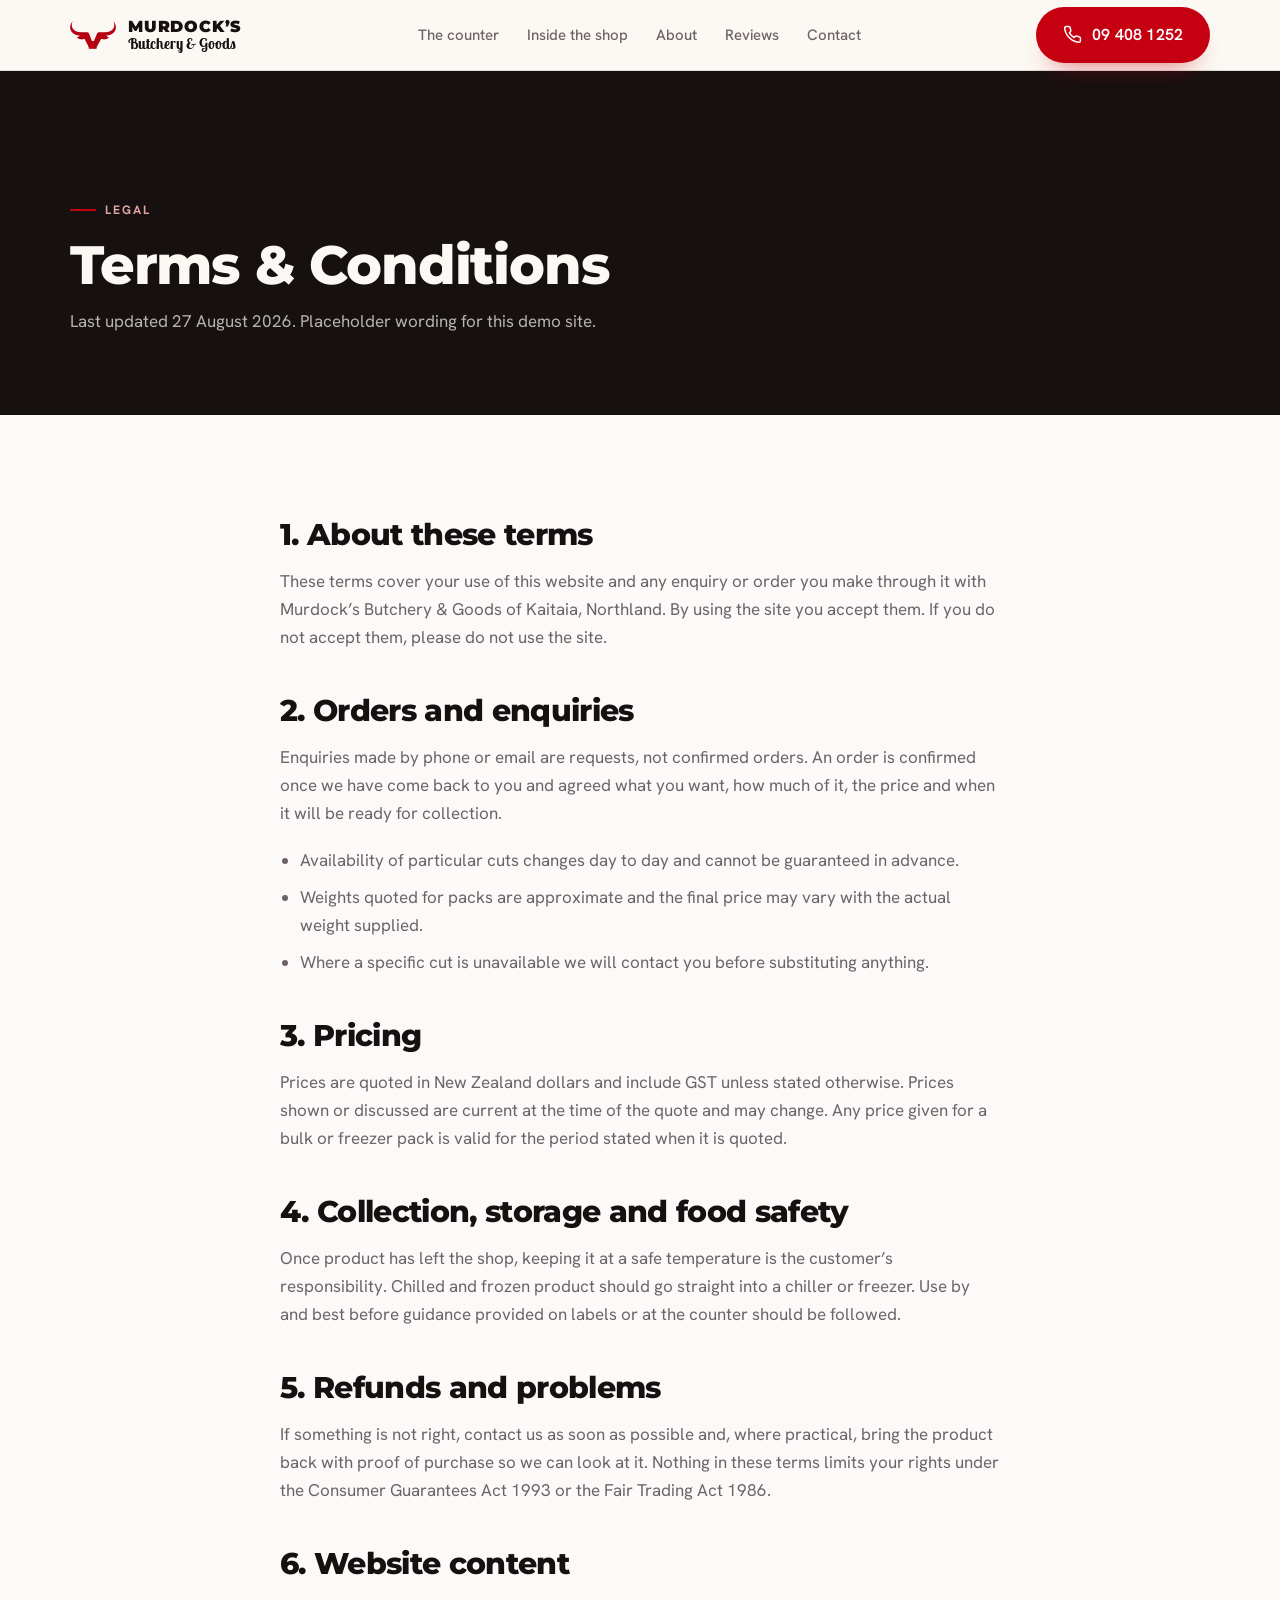
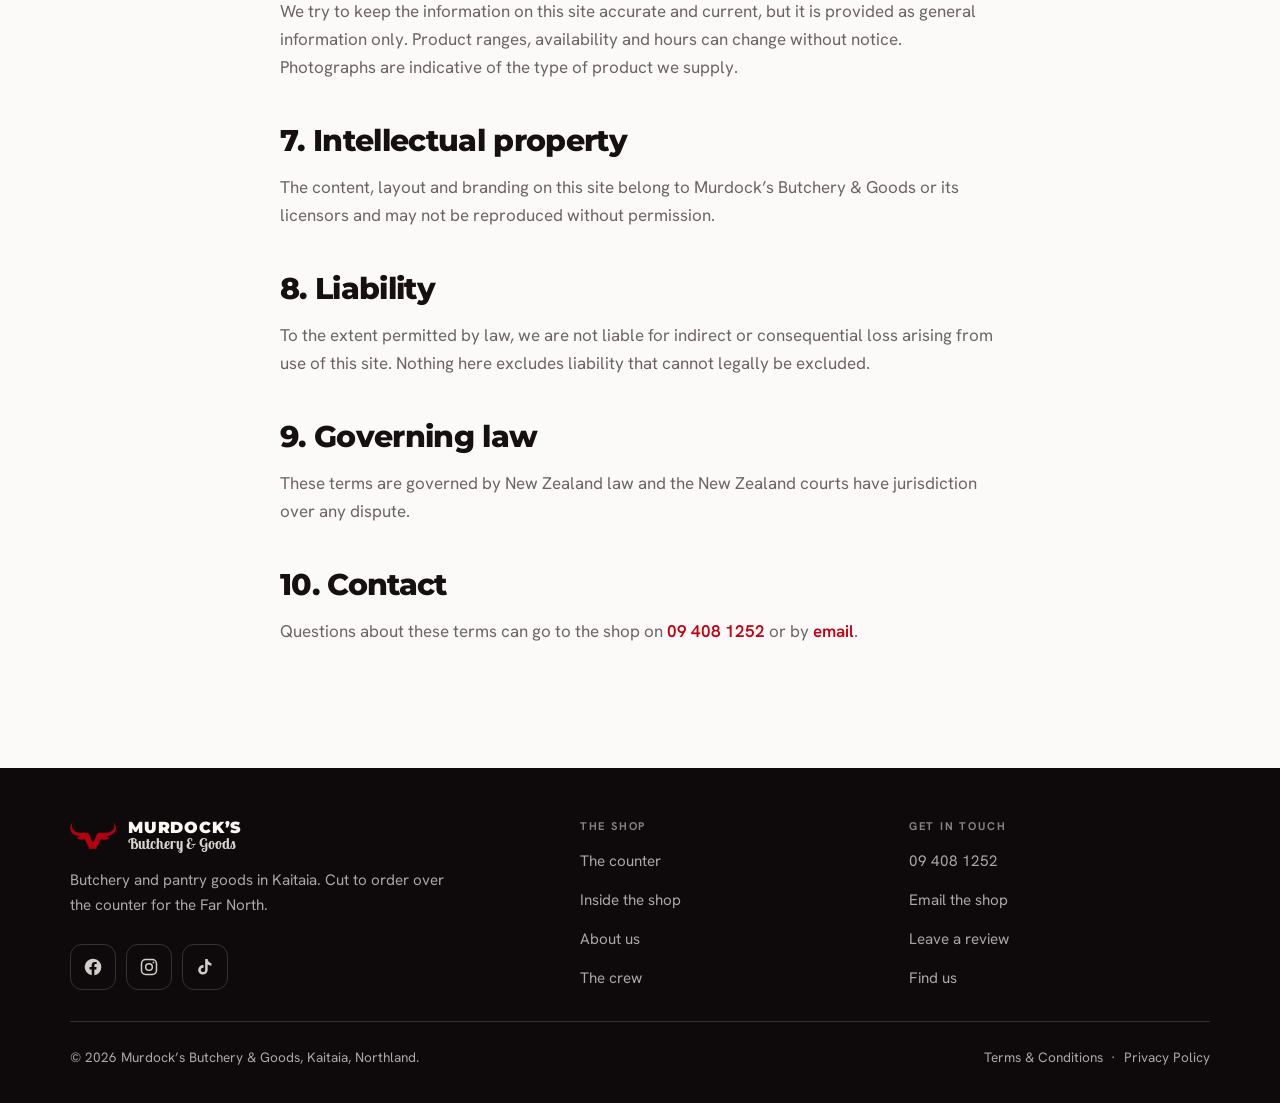
<file: terms.html>
<!DOCTYPE html>
<html lang="en-NZ">
<head>
<meta charset="utf-8">
<meta name="viewport" content="width=device-width, initial-scale=1">
<title>Terms &amp; Conditions | Murdock&rsquo;s Butchery &amp; Goods</title>
<meta name="description" content="Terms and conditions for Murdock&rsquo;s Butchery &amp; Goods, Kaitaia, Northland.">
<meta name="theme-color" content="#161011">
<link rel="icon" href="favicon.png" type="image/png">
<link rel="apple-touch-icon" href="apple-touch-icon.png">
<link rel="preconnect" href="https://fonts.googleapis.com">
<link rel="preconnect" href="https://fonts.gstatic.com" crossorigin>
<link href="https://fonts.googleapis.com/css2?family=Montserrat:wght@700;800;900&family=Lobster+Two:wght@700&family=Hanken+Grotesk:wght@400;500;600;700&display=swap" rel="stylesheet">
<link rel="stylesheet" href="style.css">
</head>
<body>

<header class="nav">
  <div class="wrap nav-inner">
    <a class="brand" href="index.html">
      <img class="brand-bull" src="img/bull.png" alt="" width="733" height="432">
      <span class="brand-text">
        <span class="brand-name">Murdock&rsquo;s</span>
        <span class="brand-sub">Butchery &amp; Goods</span>
      </span>
    </a>

    <nav class="nav-links" aria-label="Main">
      <a href="index.html#services">The counter</a>
      <a href="index.html#shop">Inside the shop</a>
      <a href="index.html#about">About</a>
      <a href="index.html#reviews">Reviews</a>
      <a href="index.html#contact">Contact</a>
    </nav>

    <div class="nav-actions">
      <a class="btn btn-primary nav-call" href="tel:+6494081252">
        <svg viewBox="0 0 24 24" fill="none" stroke="currentColor" stroke-width="1.9" stroke-linecap="round" stroke-linejoin="round" aria-hidden="true"><path d="M22 16.9v3a2 2 0 0 1-2.2 2 19.8 19.8 0 0 1-8.6-3.1 19.5 19.5 0 0 1-6-6A19.8 19.8 0 0 1 2.1 4.2 2 2 0 0 1 4.1 2h3a2 2 0 0 1 2 1.7c.1 1 .4 1.9.7 2.8a2 2 0 0 1-.5 2.1L8.1 9.8a16 16 0 0 0 6 6l1.2-1.2a2 2 0 0 1 2.1-.5c.9.3 1.8.6 2.8.7a2 2 0 0 1 1.8 2.1z"/></svg>
        09 408 1252
      </a>
      <a class="icon-btn solid nav-call-mobile" href="tel:+6494081252" aria-label="Call Murdock&rsquo;s Butchery and Goods">
        <svg viewBox="0 0 24 24" fill="none" stroke="currentColor" stroke-width="1.9" stroke-linecap="round" stroke-linejoin="round" aria-hidden="true"><path d="M22 16.9v3a2 2 0 0 1-2.2 2 19.8 19.8 0 0 1-8.6-3.1 19.5 19.5 0 0 1-6-6A19.8 19.8 0 0 1 2.1 4.2 2 2 0 0 1 4.1 2h3a2 2 0 0 1 2 1.7c.1 1 .4 1.9.7 2.8a2 2 0 0 1-.5 2.1L8.1 9.8a16 16 0 0 0 6 6l1.2-1.2a2 2 0 0 1 2.1-.5c.9.3 1.8.6 2.8.7a2 2 0 0 1 1.8 2.1z"/></svg>
      </a>
      <button class="icon-btn nav-burger" id="burger" aria-label="Open menu" aria-expanded="false" aria-controls="mobileMenu">
        <svg viewBox="0 0 24 24" fill="none" stroke="currentColor" stroke-width="1.9" stroke-linecap="round" aria-hidden="true"><path d="M4 7h16M4 12h16M4 17h16"/></svg>
      </button>
    </div>
  </div>

  <div class="mobile-menu" id="mobileMenu">
    <div class="wrap">
      <a href="index.html#services">The counter</a>
      <a href="index.html#shop">Inside the shop</a>
      <a href="index.html#about">About</a>
      <a href="index.html#reviews">Reviews</a>
      <a href="index.html#contact">Contact</a>
      <a class="btn btn-primary btn-block" href="tel:+6494081252">Call the shop</a>
    </div>
  </div>
</header>

<section class="page-head">
  <div class="wrap">
    <div class="eyebrow on-dark" style="color:#E2A6A0">Legal</div>
    <h1>Terms &amp; Conditions</h1>
    <p>Last updated 27 August 2026. Placeholder wording for this demo site.</p>
  </div>
</section>

<section>
  <div class="wrap prose">
    <h2>1. About these terms</h2>
    <p>These terms cover your use of this website and any enquiry or order you make through it with Murdock&rsquo;s Butchery &amp; Goods of Kaitaia, Northland. By using the site you accept them. If you do not accept them, please do not use the site.</p>

    <h2>2. Orders and enquiries</h2>
    <p>Enquiries made by phone or email are requests, not confirmed orders. An order is confirmed once we have come back to you and agreed what you want, how much of it, the price and when it will be ready for collection.</p>
    <ul>
      <li>Availability of particular cuts changes day to day and cannot be guaranteed in advance.</li>
      <li>Weights quoted for packs are approximate and the final price may vary with the actual weight supplied.</li>
      <li>Where a specific cut is unavailable we will contact you before substituting anything.</li>
    </ul>

    <h2>3. Pricing</h2>
    <p>Prices are quoted in New Zealand dollars and include GST unless stated otherwise. Prices shown or discussed are current at the time of the quote and may change. Any price given for a bulk or freezer pack is valid for the period stated when it is quoted.</p>

    <h2>4. Collection, storage and food safety</h2>
    <p>Once product has left the shop, keeping it at a safe temperature is the customer&rsquo;s responsibility. Chilled and frozen product should go straight into a chiller or freezer. Use by and best before guidance provided on labels or at the counter should be followed.</p>

    <h2>5. Refunds and problems</h2>
    <p>If something is not right, contact us as soon as possible and, where practical, bring the product back with proof of purchase so we can look at it. Nothing in these terms limits your rights under the Consumer Guarantees Act 1993 or the Fair Trading Act 1986.</p>

    <h2>6. Website content</h2>
    <p>We try to keep the information on this site accurate and current, but it is provided as general information only. Product ranges, availability and hours can change without notice. Photographs are indicative of the type of product we supply.</p>

    <h2>7. Intellectual property</h2>
    <p>The content, layout and branding on this site belong to Murdock&rsquo;s Butchery &amp; Goods or its licensors and may not be reproduced without permission.</p>

    <h2>8. Liability</h2>
    <p>To the extent permitted by law, we are not liable for indirect or consequential loss arising from use of this site. Nothing here excludes liability that cannot legally be excluded.</p>

    <h2>9. Governing law</h2>
    <p>These terms are governed by New Zealand law and the New Zealand courts have jurisdiction over any dispute.</p>

    <h2>10. Contact</h2>
    <p>Questions about these terms can go to the shop on <a href="tel:+6494081252" style="color:var(--accent);font-weight:600">09 408 1252</a> or by <a href="#" data-gmail data-user="murdocksbutchery" data-domain="gmail.com" data-su="Question%20about%20your%20terms" style="color:var(--accent);font-weight:600">email</a>.</p>
  </div>
</section>

<footer class="footer">
  <div class="wrap">
    <div class="footer-top">
      <div>
        <a class="brand" href="index.html">
          <img class="brand-bull" src="img/bull.png" alt="" width="733" height="432">
          <span class="brand-text">
            <span class="brand-name">Murdock&rsquo;s</span>
            <span class="brand-sub">Butchery &amp; Goods</span>
          </span>
        </a>
        <p class="footer-blurb">Butchery and pantry goods in Kaitaia. Cut to order over the counter for the Far North.</p>
        <div class="footer-socials socials">
          <a class="social" href="https://www.facebook.com/search/top?q=Murdock%27s%20Butchery%20%26%20Goods%20Kaitaia" target="_blank" rel="noopener" aria-label="Find us on Facebook">
            <svg viewBox="0 0 24 24" fill="currentColor" aria-hidden="true"><path d="M22 12a10 10 0 1 0-11.6 9.9v-7H7.9V12h2.5V9.8c0-2.5 1.5-3.9 3.8-3.9 1.1 0 2.2.2 2.2.2v2.4h-1.2c-1.2 0-1.6.8-1.6 1.6V12h2.7l-.4 2.9h-2.3v7A10 10 0 0 0 22 12z"/></svg>
          </a>
          <a class="social" href="https://www.instagram.com/explore/search/keyword/?q=Murdocks%20Butchery%20Kaitaia" target="_blank" rel="noopener" aria-label="Find us on Instagram">
            <svg viewBox="0 0 24 24" fill="none" stroke="currentColor" stroke-width="1.8" aria-hidden="true"><rect x="3" y="3" width="18" height="18" rx="5"/><circle cx="12" cy="12" r="4"/><circle cx="17.4" cy="6.6" r="1.1" fill="currentColor" stroke="none"/></svg>
          </a>
          <a class="social" href="https://www.tiktok.com/search?q=Murdocks%20Butchery%20Kaitaia" target="_blank" rel="noopener" aria-label="Find us on TikTok">
            <svg viewBox="0 0 24 24" fill="currentColor" aria-hidden="true"><path d="M16.6 5.8a5 5 0 0 1-1.4-3.3h-3v13a2.6 2.6 0 1 1-1.9-2.5V9.8a5.7 5.7 0 1 0 4.9 5.6V9.1a8 8 0 0 0 4.5 1.4V7.4a4.9 4.9 0 0 1-3.1-1.6z"/></svg>
          </a>
        </div>
      </div>

      <div class="footer-col">
        <h4>The shop</h4>
        <ul>
          <li><a href="index.html#services">The counter</a></li>
          <li><a href="index.html#shop">Inside the shop</a></li>
          <li><a href="index.html#about">About us</a></li>
          <li><a href="index.html#crew">The crew</a></li>
        </ul>
      </div>

      <div class="footer-col">
        <h4>Get in touch</h4>
        <ul>
          <li><a href="tel:+6494081252">09 408 1252</a></li>
          <li><a href="#" data-gmail data-user="murdocksbutchery" data-domain="gmail.com" data-su="Enquiry%20for%20Murdock%27s%20Butchery%20%26%20Goods">Email the shop</a></li>
          <li><a href="https://www.google.com/maps/search/?api=1&amp;query=Murdock%27s%20Butchery%20%26%20Goods%20Kaitaia" target="_blank" rel="noopener">Leave a review</a></li>
          <li><a href="index.html#contact">Find us</a></li>
        </ul>
      </div>
    </div>

    <div class="footer-bottom">
      <span>&copy; <span id="year">2026</span> Murdock&rsquo;s Butchery &amp; Goods, Kaitaia, Northland.</span>
      <span><a href="terms.html">Terms &amp; Conditions</a> &nbsp;&middot;&nbsp; <a href="privacy.html">Privacy Policy</a></span>
    </div>
  </div>
</footer>

<script src="script.js"></script>
</body>
</html>
</file>
<file: style.css>
/* Murdock's Butchery & Goods
   Brand: signal-red bull mark on black shopfront | Montserrat + Lobster Two + Hanken Grotesk */

:root{
  --ink:#161011;
  --ink-soft:#241B1C;
  --ink-deep:#0E0A0B;
  --paper:#FBFAF9;
  --bone:#F2EEED;
  --accent:#C40011;
  --accent-deep:#93000D;
  --accent-soft:rgba(196,0,17,.08);
  --muted:#6D6366;
  --line:rgba(22,16,17,.13);
  --line-light:rgba(251,250,249,.16);
  --radius:14px;
  --radius-lg:20px;
  --shadow:0 18px 40px -24px rgba(22,16,17,.45);
  --maxw:1180px;
  --ease:cubic-bezier(.22,.61,.36,1);
}

*,*::before,*::after{box-sizing:border-box}

html{scroll-behavior:smooth;-webkit-text-size-adjust:100%}

body{
  margin:0;
  background:var(--paper);
  color:var(--ink);
  font-family:"Hanken Grotesk",-apple-system,BlinkMacSystemFont,"Segoe UI",sans-serif;
  font-size:17px;
  line-height:1.65;
  overflow-x:hidden;
  -webkit-font-smoothing:antialiased;
}

img{
  max-width:100%;
  height:auto;
  display:block;
  image-orientation:from-image;
  filter:saturate(.88) contrast(1.05);
}

h1,h2,h3,h4{
  font-family:"Montserrat","Hanken Grotesk",sans-serif;
  font-weight:800;
  line-height:1.08;
  letter-spacing:-.022em;
  margin:0 0 .5em;
}

h1{font-size:clamp(2rem,6.8vw,3.9rem)}
h2{font-size:clamp(1.7rem,4.8vw,2.6rem)}
h3{font-size:1.16rem;font-weight:700}

.script{
  font-family:"Lobster Two",cursive;
  font-weight:700;
  letter-spacing:0;
  text-transform:none;
}

p{margin:0 0 1.1em}

a{color:inherit;text-decoration:none}

.wrap{
  width:100%;
  min-width:0;
  max-width:var(--maxw);
  margin:0 auto;
  padding:0 20px;
}

section{padding:clamp(58px,10vw,104px) 0}

.eyebrow{
  display:inline-flex;
  align-items:center;
  gap:9px;
  font-size:.76rem;
  font-weight:700;
  letter-spacing:.17em;
  text-transform:uppercase;
  color:var(--accent);
  margin:0 0 16px;
}
.eyebrow::before{
  content:"";
  width:26px;
  height:2px;
  background:var(--accent);
  flex:none;
}
.on-dark .eyebrow{color:#F59C9C}
.on-dark .eyebrow::before{background:#F59C9C}

.lede{
  font-size:1.06rem;
  color:var(--muted);
  max-width:56ch;
}
.on-dark .lede{color:rgba(252,249,244,.74)}

.section-head{max-width:660px;margin-bottom:clamp(30px,5vw,50px)}

/* ---------- Buttons ---------- */
.btn{
  display:inline-flex;
  align-items:center;
  justify-content:center;
  gap:10px;
  min-height:52px;
  padding:14px 26px;
  border-radius:999px;
  font-weight:600;
  font-size:1rem;
  letter-spacing:.01em;
  border:1.5px solid transparent;
  cursor:pointer;
  transition:transform .25s var(--ease),background .25s var(--ease),color .25s var(--ease),border-color .25s var(--ease),box-shadow .25s var(--ease);
}
.btn svg{width:19px;height:19px;flex:none}
.btn-primary{background:var(--accent);color:#fff;box-shadow:0 14px 28px -16px rgba(196,0,17,.7)}
.btn-primary:hover{background:var(--accent-deep);transform:translateY(-2px)}
.btn-ghost{border-color:var(--line);color:var(--ink);background:transparent}
.btn-ghost:hover{border-color:var(--ink);transform:translateY(-2px)}
.on-dark .btn-ghost{border-color:rgba(252,249,244,.34);color:#FCF9F4}
.on-dark .btn-ghost:hover{border-color:#FCF9F4;background:rgba(252,249,244,.08)}
.btn-light{background:var(--paper);color:var(--ink)}
.btn-light:hover{background:#fff;transform:translateY(-2px)}
.btn-block{width:100%}

/* ---------- Nav ---------- */
.nav{
  position:sticky;
  top:0;
  z-index:60;
  background:rgba(252,249,244,.92);
  backdrop-filter:blur(14px);
  -webkit-backdrop-filter:blur(14px);
  border-bottom:1px solid var(--line);
}
.nav-inner{
  display:flex;
  align-items:center;
  justify-content:space-between;
  gap:16px;
  min-height:70px;
}
.brand{display:flex;align-items:center;gap:12px;min-width:0}
.brand-bull{width:46px;height:auto;flex:none}
.brand-text{display:flex;flex-direction:column;line-height:1.04;min-width:0}
.brand-name{
  font-family:"Montserrat","Hanken Grotesk",sans-serif;
  font-weight:900;
  font-size:1rem;
  letter-spacing:.05em;
  text-transform:uppercase;
  white-space:nowrap;
  overflow:hidden;
  text-overflow:ellipsis;
}
.brand-sub{
  font-family:"Lobster Two",cursive;
  font-weight:700;
  font-size:.92rem;
  color:var(--ink);
  white-space:nowrap;
}
.nav-links{display:none;align-items:center;gap:28px}
.nav-links a{
  font-size:.94rem;
  font-weight:500;
  color:var(--muted);
  position:relative;
  padding:6px 0;
  transition:color .2s var(--ease);
}
.nav-links a::after{
  content:"";
  position:absolute;
  left:0;bottom:0;
  width:100%;height:2px;
  background:var(--accent);
  transform:scaleX(0);
  transform-origin:left;
  transition:transform .28s var(--ease);
}
.nav-links a:hover{color:var(--ink)}
.nav-links a:hover::after{transform:scaleX(1)}
.nav-actions{display:flex;align-items:center;gap:10px}
.nav-call{display:none}
.nav-call-mobile{display:grid}
.icon-btn{
  width:46px;height:46px;
  border-radius:12px;
  display:grid;place-items:center;
  border:1px solid var(--line);
  background:transparent;
  color:var(--ink);
  cursor:pointer;
}
.icon-btn svg{width:21px;height:21px}
.icon-btn.solid{background:var(--accent);border-color:var(--accent);color:#fff}

.mobile-menu{
  display:none;
  border-top:1px solid var(--line);
  background:var(--paper);
  padding:10px 0 20px;
}
.mobile-menu.open{display:block}
.mobile-menu a{
  display:block;
  padding:15px 4px;
  font-size:1.05rem;
  font-weight:500;
  border-bottom:1px solid var(--line);
}
.mobile-menu .btn{margin-top:18px}

/* ---------- Hero ---------- */
.hero{
  position:relative;
  background:var(--ink);
  color:var(--paper);
  overflow:hidden;
  min-height:clamp(600px,92vh,860px);
  display:flex;
  align-items:flex-end;
  padding:120px 0 46px;
}
.hero-slides{position:absolute;inset:0}
.hero-slide{
  position:absolute;
  inset:0;
  opacity:0;
  transition:opacity 1.6s var(--ease);
}
.hero-slide.active{opacity:1}
.hero-slide img{
  width:100%;
  height:100%;
  object-fit:cover;
  filter:saturate(.7) contrast(1.06) brightness(.92);
}
.hero-scrim{
  position:absolute;
  inset:0;
  background:
    linear-gradient(180deg,rgba(21,14,12,.72) 0%,rgba(21,14,12,.42) 34%,rgba(21,14,12,.88) 100%),
    linear-gradient(90deg,rgba(21,14,12,.6) 0%,rgba(21,14,12,.12) 70%);
}
.hero-inner{position:relative;z-index:2;width:100%;min-width:0;flex:1 1 auto}
.hero h1{max-width:22ch;margin-bottom:20px;color:#FCF9F4;text-wrap:balance}
.hero-sub{
  font-size:1.06rem;
  color:rgba(252,249,244,.82);
  max-width:50ch;
  margin-bottom:30px;
}
.hero-cta{display:flex;flex-wrap:wrap;gap:12px;margin-bottom:30px}

.hero-quote{
  display:block;
  max-width:min(430px,100%);
  padding:16px 18px;
  border-radius:var(--radius);
  background:rgba(252,249,244,.10);
  border:1px solid rgba(252,249,244,.20);
  backdrop-filter:blur(12px);
  -webkit-backdrop-filter:blur(12px);
}
.hero-quote .stars{margin-bottom:8px}
.hero-quote-body{min-height:74px;position:relative}
.hq-slide{
  opacity:0;
  position:absolute;
  inset:0;
  transition:opacity .7s var(--ease);
  pointer-events:none;
}
.hq-slide.active{opacity:1;position:relative;pointer-events:auto}
.hq-text{
  font-size:.94rem;
  line-height:1.5;
  color:rgba(252,249,244,.92);
  margin:0 0 6px;
}
.hq-name{
  font-size:.76rem;
  letter-spacing:.13em;
  text-transform:uppercase;
  color:rgba(252,249,244,.6);
  font-weight:600;
}
.hq-tag{
  display:inline-block;
  margin-top:10px;
  font-size:.6rem;
  letter-spacing:.16em;
  text-transform:uppercase;
  color:rgba(252,249,244,.5);
  border-top:1px solid rgba(252,249,244,.16);
  padding-top:8px;
}
.stars{display:inline-flex;gap:3px;color:var(--accent)}
.stars svg{width:15px;height:15px}
.hero-quote .stars{color:#E5B25B}

/* ---------- Services ---------- */
.bg-bone{background:var(--bone)}
.bg-ink{background:var(--ink);color:var(--paper)}
.bg-ink h2,.bg-ink h3{color:#FCF9F4}

.cards{
  display:grid;
  grid-template-columns:1fr;
  gap:20px;
}
.card{
  background:var(--paper);
  border:1px solid var(--line);
  border-radius:var(--radius-lg);
  overflow:hidden;
  transition:transform .35s var(--ease),box-shadow .35s var(--ease),border-color .35s var(--ease);
}
.bg-bone .card{background:#FCF9F4}
.card:hover{transform:translateY(-5px);box-shadow:var(--shadow);border-color:rgba(166,43,37,.3)}
.card-media{position:relative;aspect-ratio:4/3;overflow:hidden;background:var(--ink-soft)}
.card-media img{
  width:100%;height:100%;
  object-fit:cover;
  transition:transform .7s var(--ease);
}
.card:hover .card-media img{transform:scale(1.05)}
.card-media::after{
  content:"";
  position:absolute;inset:0;
  background:linear-gradient(180deg,rgba(21,14,12,0) 45%,rgba(21,14,12,.5) 100%);
}
.card-body{padding:22px 22px 26px}
.card-body h3{margin-bottom:8px}
.card-body p{margin:0;color:var(--muted);font-size:.97rem}
.card-tag{
  position:absolute;
  z-index:2;
  left:14px;bottom:14px;
  font-size:.66rem;
  font-weight:700;
  letter-spacing:.15em;
  text-transform:uppercase;
  color:#fff;
  background:var(--accent);
  padding:6px 11px;
  border-radius:999px;
}

/* ---------- Gallery (masonry, natural ratios) ---------- */
.gallery{column-count:1;column-gap:16px}
.gallery figure{
  margin:0 0 16px;
  break-inside:avoid;
  border-radius:var(--radius);
  overflow:hidden;
  background:var(--ink-soft);
}
.gallery img{width:100%;height:auto;display:block;transition:transform .7s var(--ease)}
.gallery figure:hover img{transform:scale(1.04)}

/* ---------- About ---------- */
.split{display:grid;grid-template-columns:1fr;gap:34px;align-items:center}
.about-media{position:relative}
.about-media img{
  width:100%;
  aspect-ratio:4/3;
  object-fit:cover;
  border-radius:var(--radius-lg);
}
.corner-tag{
  position:absolute;
  right:-6px;bottom:-14px;
  background:var(--accent);
  color:#fff;
  padding:14px 18px;
  border-radius:var(--radius);
  font-family:"Lobster Two",cursive;
  font-weight:700;
  font-size:1.08rem;
  line-height:1.3;
  max-width:220px;
  box-shadow:0 16px 30px -18px rgba(147,0,13,.9);
}
.checklist{list-style:none;margin:26px 0 0;padding:0;display:grid;gap:13px}
.checklist li{display:flex;gap:12px;align-items:flex-start;font-weight:500}
.checklist svg{width:21px;height:21px;flex:none;color:var(--accent);margin-top:2px}

/* ---------- Crew ---------- */
.badge{
  display:block;
  width:max-content;
  max-width:100%;
  font-size:.66rem;
  font-weight:700;
  letter-spacing:.15em;
  text-transform:uppercase;
  color:var(--muted);
  border:1px solid var(--line);
  border-radius:999px;
  padding:6px 12px;
  margin-bottom:16px;
}
.crew{display:grid;grid-template-columns:1fr;gap:18px}
.crew-card{
  background:var(--paper);
  border:1px solid var(--line);
  border-radius:var(--radius-lg);
  padding:28px 24px;
  text-align:center;
  transition:transform .35s var(--ease),box-shadow .35s var(--ease);
}
.bg-bone .crew-card{background:#FCF9F4}
.crew-card:hover{transform:translateY(-4px);box-shadow:var(--shadow)}
.avatar{
  width:74px;height:74px;
  margin:0 auto 16px;
  border-radius:50%;
  background:var(--ink);
  color:var(--bone);
  display:grid;place-items:center;
  font-family:"Montserrat","Hanken Grotesk",sans-serif;
  font-weight:800;
  font-size:1.34rem;
  letter-spacing:.03em;
  box-shadow:0 0 0 2px var(--paper),0 0 0 4px var(--accent);
}
.bg-bone .avatar{box-shadow:0 0 0 2px #FCF9F4,0 0 0 4px var(--accent)}
.crew-card h3{margin-bottom:4px}
.crew-name{
  font-size:.72rem;
  letter-spacing:.16em;
  text-transform:uppercase;
  color:var(--accent);
  font-weight:700;
  margin-bottom:10px;
}
.crew-card p{margin:0;color:var(--muted);font-size:.95rem}

/* ---------- Reviews ---------- */
.reviews{display:grid;grid-template-columns:1fr;gap:18px}
.review{
  background:var(--paper);
  border:1px solid var(--line);
  border-radius:var(--radius-lg);
  padding:26px 24px;
  display:flex;
  flex-direction:column;
  gap:12px;
}
.bg-bone .review{background:#FCF9F4}
.review p{margin:0;font-size:1rem;line-height:1.6}
.review-foot{
  margin-top:auto;
  padding-top:14px;
  border-top:1px solid var(--line);
  display:flex;
  align-items:center;
  justify-content:space-between;
  gap:12px;
  flex-wrap:wrap;
}
.review-who{font-weight:600;font-size:.95rem}
.review-where{color:var(--muted);font-size:.86rem;font-weight:400}
.review-date{color:var(--muted);font-size:.82rem}
.reviews-actions{margin-top:28px;display:flex;flex-wrap:wrap;gap:12px}

/* ---------- Review banner ---------- */
.banner{
  background:var(--ink);
  color:var(--paper);
  padding:clamp(48px,8vw,76px) 0;
  position:relative;
  overflow:hidden;
}
.banner::before{
  content:"";
  position:absolute;
  top:-90px;right:-70px;
  width:300px;height:300px;
  border-radius:50%;
  background:radial-gradient(circle,rgba(166,43,37,.42) 0%,rgba(166,43,37,0) 70%);
}
.banner-inner{
  position:relative;
  display:grid;
  gap:24px;
  align-items:center;
}
.banner h2{margin-bottom:10px;color:#FCF9F4}
.banner p{margin:0;color:rgba(252,249,244,.74)}

/* ---------- Contact ---------- */
.contact{background:var(--ink);color:var(--paper)}
.contact h2{color:#FCF9F4}
.contact-grid{display:grid;grid-template-columns:1fr;gap:38px}
.info-rows{list-style:none;margin:26px 0 0;padding:0;display:grid;gap:20px}
.info-rows li{display:flex;gap:14px;align-items:flex-start}
.info-rows li > span:last-child{display:block;min-width:0;padding-top:2px}
.info-icon{
  width:42px;height:42px;flex:none;
  border-radius:11px;
  border:1px solid var(--line-light);
  display:grid;place-items:center;
  color:#F59C9C;
}
.info-icon svg{width:19px;height:19px}
.info-label{
  display:block;
  font-size:.7rem;
  letter-spacing:.16em;
  text-transform:uppercase;
  color:rgba(252,249,244,.5);
  font-weight:600;
  margin-bottom:2px;
}
.info-value{display:block;font-weight:500;color:#FCF9F4;word-break:break-word}
a.info-value:hover{color:#F59C9C}

.socials{display:flex;gap:12px;margin-top:26px;flex-wrap:wrap}
.social{
  width:46px;height:46px;
  border-radius:12px;
  border:1px solid var(--line-light);
  display:grid;place-items:center;
  color:rgba(252,249,244,.82);
  transition:background .25s var(--ease),color .25s var(--ease),transform .25s var(--ease),border-color .25s var(--ease);
}
.social svg{width:20px;height:20px}
.social:hover{background:var(--accent);border-color:var(--accent);color:#fff;transform:translateY(-3px)}

.contact-panel{
  background:rgba(252,249,244,.05);
  border:1px solid var(--line-light);
  border-radius:var(--radius-lg);
  padding:28px 24px;
}
.contact-panel h3{color:#FCF9F4;margin-bottom:8px}
.contact-panel p{color:rgba(252,249,244,.7);font-size:.97rem}
.contact-panel .btn{margin-top:12px}
.panel-note{
  margin:18px 0 0;
  font-size:.84rem;
  color:rgba(252,249,244,.5);
}

/* ---------- Map ---------- */
.map-section{padding-top:0;background:var(--ink)}
.map-frame{
  width:100%;
  border-radius:var(--radius-lg);
  overflow:hidden;
  border:1px solid var(--line-light);
  line-height:0;
  background:var(--ink-soft);
}
.map-frame iframe{width:100%;height:340px;border:0;display:block;filter:grayscale(.24) contrast(1.03)}

/* ---------- Footer ---------- */
.footer{background:var(--ink-deep);color:rgba(252,249,244,.66);padding:52px 0 34px}
.footer-top{
  display:grid;
  gap:28px;
  padding-bottom:30px;
  border-bottom:1px solid var(--line-light);
}
.footer .brand-name{color:#FCF9F4}
.footer .brand-sub{color:rgba(252,249,244,.85)}
.footer-blurb{margin:16px 0 0;font-size:.95rem;max-width:42ch}
.footer-col h4{
  font-family:"Hanken Grotesk",sans-serif;
  font-size:.7rem;
  letter-spacing:.16em;
  text-transform:uppercase;
  color:rgba(252,249,244,.5);
  margin-bottom:14px;
  font-weight:700;
}
.footer-col ul{list-style:none;margin:0;padding:0;display:grid;gap:11px}
.footer-col a{font-size:.95rem;transition:color .2s var(--ease)}
.footer-col a:hover{color:#F59C9C}
.footer-socials{display:flex;gap:10px;flex-wrap:wrap}
.footer-bottom{
  padding-top:24px;
  display:flex;
  flex-wrap:wrap;
  gap:12px;
  justify-content:space-between;
  align-items:center;
  font-size:.85rem;
}
.footer-bottom a:hover{color:#F59C9C}

/* ---------- Legal pages ---------- */
.page-head{
  background:var(--ink);
  color:var(--paper);
  padding:clamp(70px,11vw,120px) 0 clamp(50px,8vw,80px);
}
.page-head h1{color:#FCF9F4;font-size:clamp(2rem,6vw,3.4rem);margin-bottom:12px}
.page-head p{color:rgba(252,249,244,.7);margin:0}
.prose{max-width:760px}
.prose h2{font-size:clamp(1.4rem,3.6vw,1.9rem);margin-top:44px}
.prose h2:first-child{margin-top:0}
.prose p,.prose li{color:var(--muted)}
.prose ul{padding-left:20px;display:grid;gap:9px;margin:0 0 1.2em}
.prose strong{color:var(--ink)}

/* ---------- Intro + reveal animation ---------- */
#intro{
  position:fixed;
  inset:0;
  z-index:999;
  background:var(--ink);
  display:grid;
  place-items:center;
  transition:opacity .7s var(--ease),visibility .7s;
}
#intro.done{opacity:0;visibility:hidden}
.intro-mark{
  text-align:center;
  animation:introRise 1.1s var(--ease) both;
}
.intro-logo{width:min(62vw,360px);height:auto;margin:0 auto}
@keyframes introRise{
  from{opacity:0;transform:translateY(14px)}
  to{opacity:1;transform:none}
}

.reveal{opacity:0;transform:translateY(26px);transition:opacity .8s var(--ease),transform .8s var(--ease)}
.reveal.in{opacity:1;transform:none}
.reveal.d1{transition-delay:.09s}
.reveal.d2{transition-delay:.18s}
.reveal.d3{transition-delay:.27s}
.reveal.d4{transition-delay:.36s}
.reveal.d5{transition-delay:.45s}

.hero-anim{opacity:0;transform:translateY(22px);animation:heroIn .95s var(--ease) forwards}
.hero-anim.h1{animation-delay:.75s}
.hero-anim.h2{animation-delay:.88s}
.hero-anim.h3{animation-delay:1.01s}
.hero-anim.h4{animation-delay:1.14s}
.hero-anim.h5{animation-delay:1.27s}
@keyframes heroIn{to{opacity:1;transform:none}}

/* ---------- Responsive ---------- */
@media (min-width:600px){
  .cards{grid-template-columns:repeat(2,1fr)}
  .gallery{column-count:2}
  .crew{grid-template-columns:repeat(2,1fr)}
  .reviews{grid-template-columns:repeat(2,1fr)}
  .map-frame iframe{height:400px}
}

@media (min-width:900px){
  body{font-size:17px}
  .nav-links{display:flex}
  .nav-call{display:inline-flex}
  .nav-burger{display:none}
  .nav-call-mobile{display:none}
  .hero{padding:150px 0 62px}
  .cards{grid-template-columns:repeat(3,1fr)}
  .gallery{column-count:3}
  .crew{grid-template-columns:repeat(3,1fr)}
  .split{grid-template-columns:1fr 1fr;gap:56px}
  .split.flip .about-media{order:2}
  .banner-inner{grid-template-columns:1fr auto;gap:40px}
  .contact-grid{grid-template-columns:1.05fr .95fr;gap:56px}
  .footer-top{grid-template-columns:1.6fr 1fr 1fr}
  .map-frame iframe{height:460px}
  .contact-panel{padding:34px 32px}
}

@media (min-width:1100px){
  .reviews{grid-template-columns:repeat(4,1fr)}
}

@media (prefers-reduced-motion:reduce){
  html{scroll-behavior:auto}
  *,*::before,*::after{
    animation-duration:.01ms !important;
    animation-iteration-count:1 !important;
    transition-duration:.01ms !important;
  }
  .reveal{opacity:1;transform:none}
  .hero-anim{opacity:1;transform:none}
}
</file>
